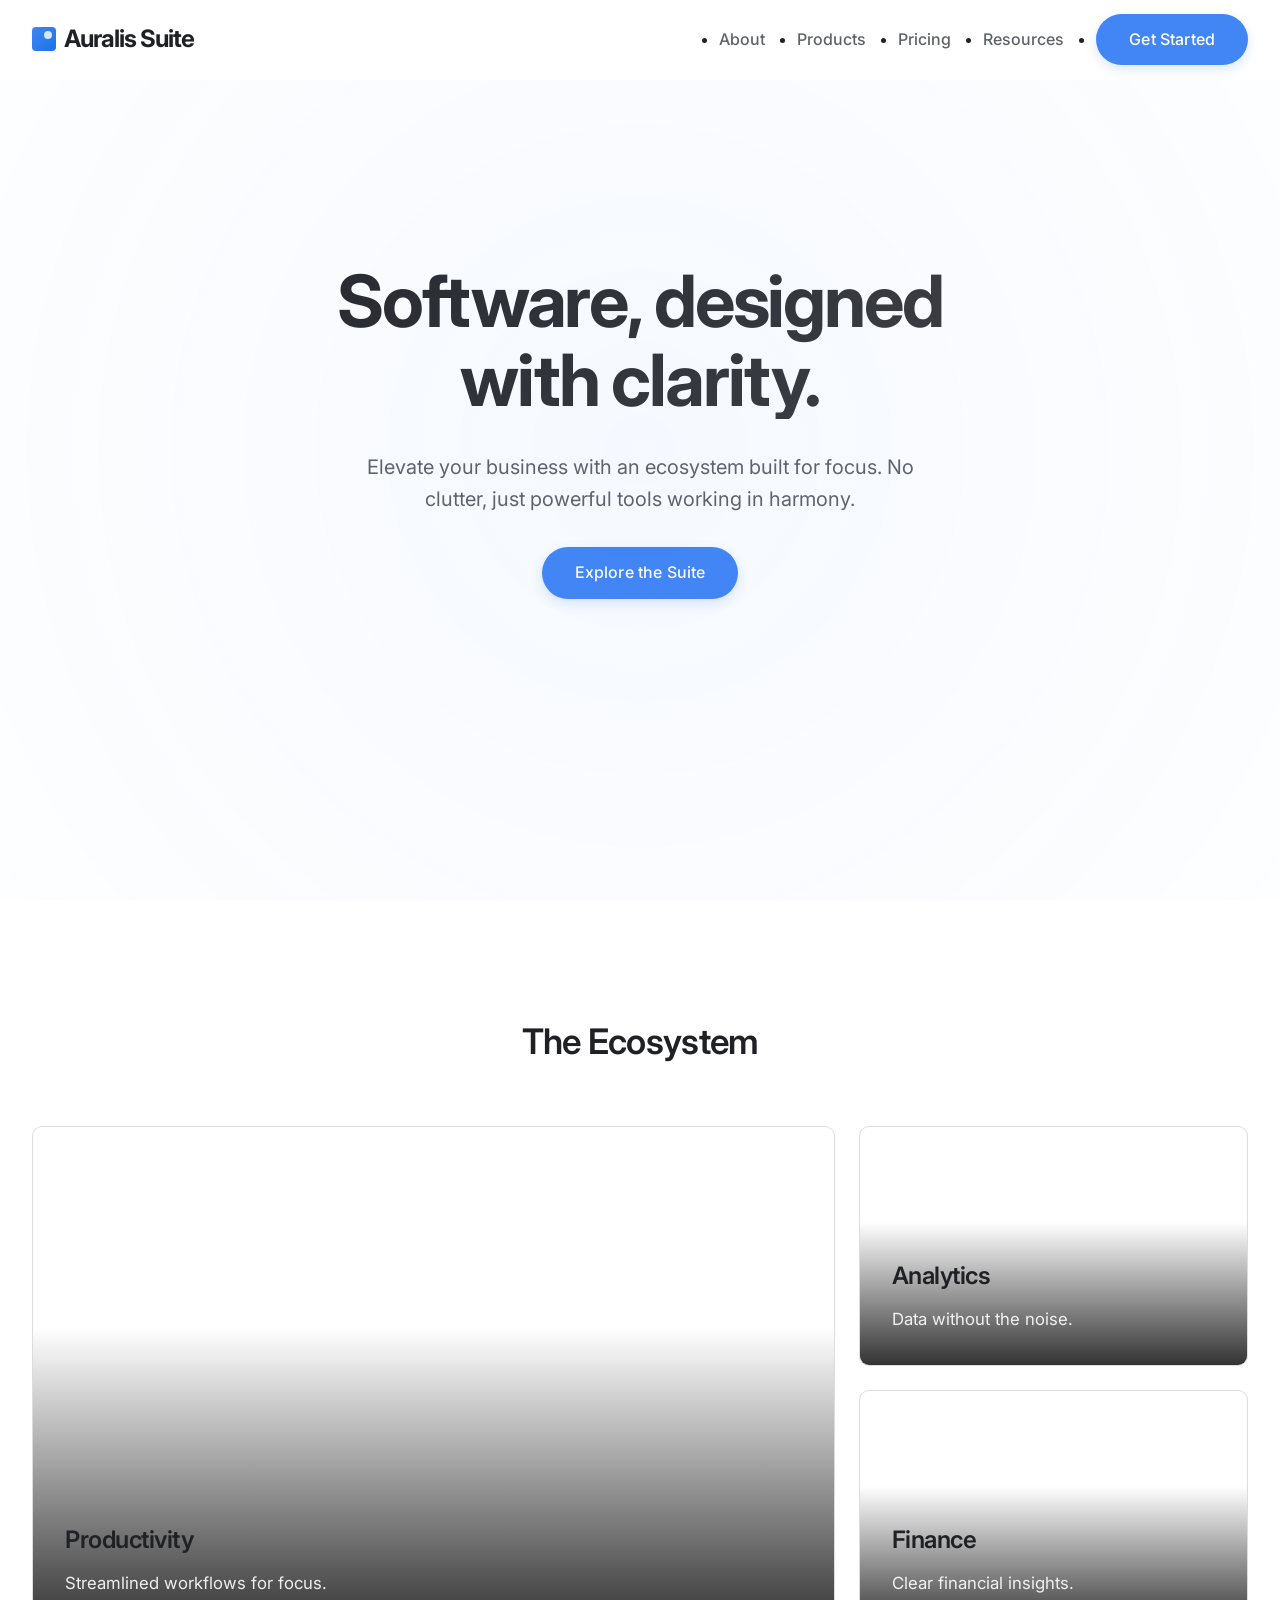
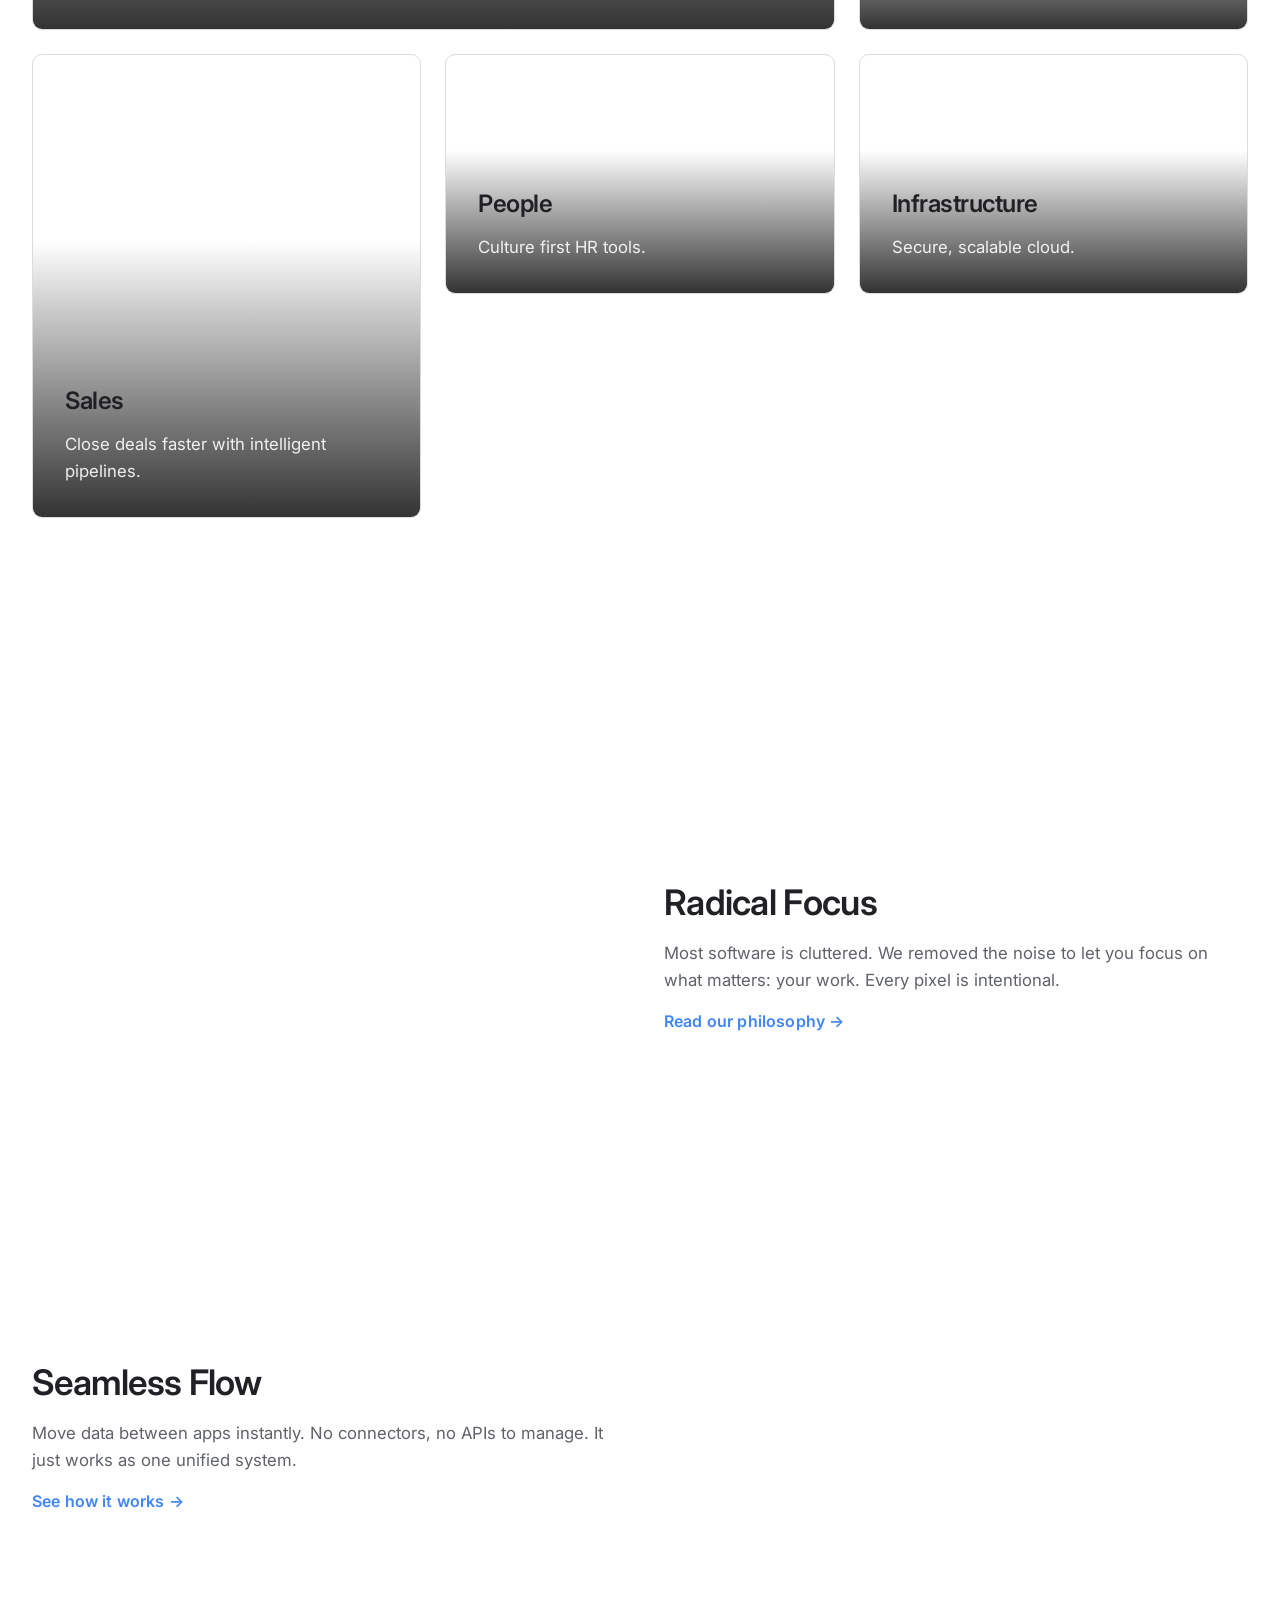
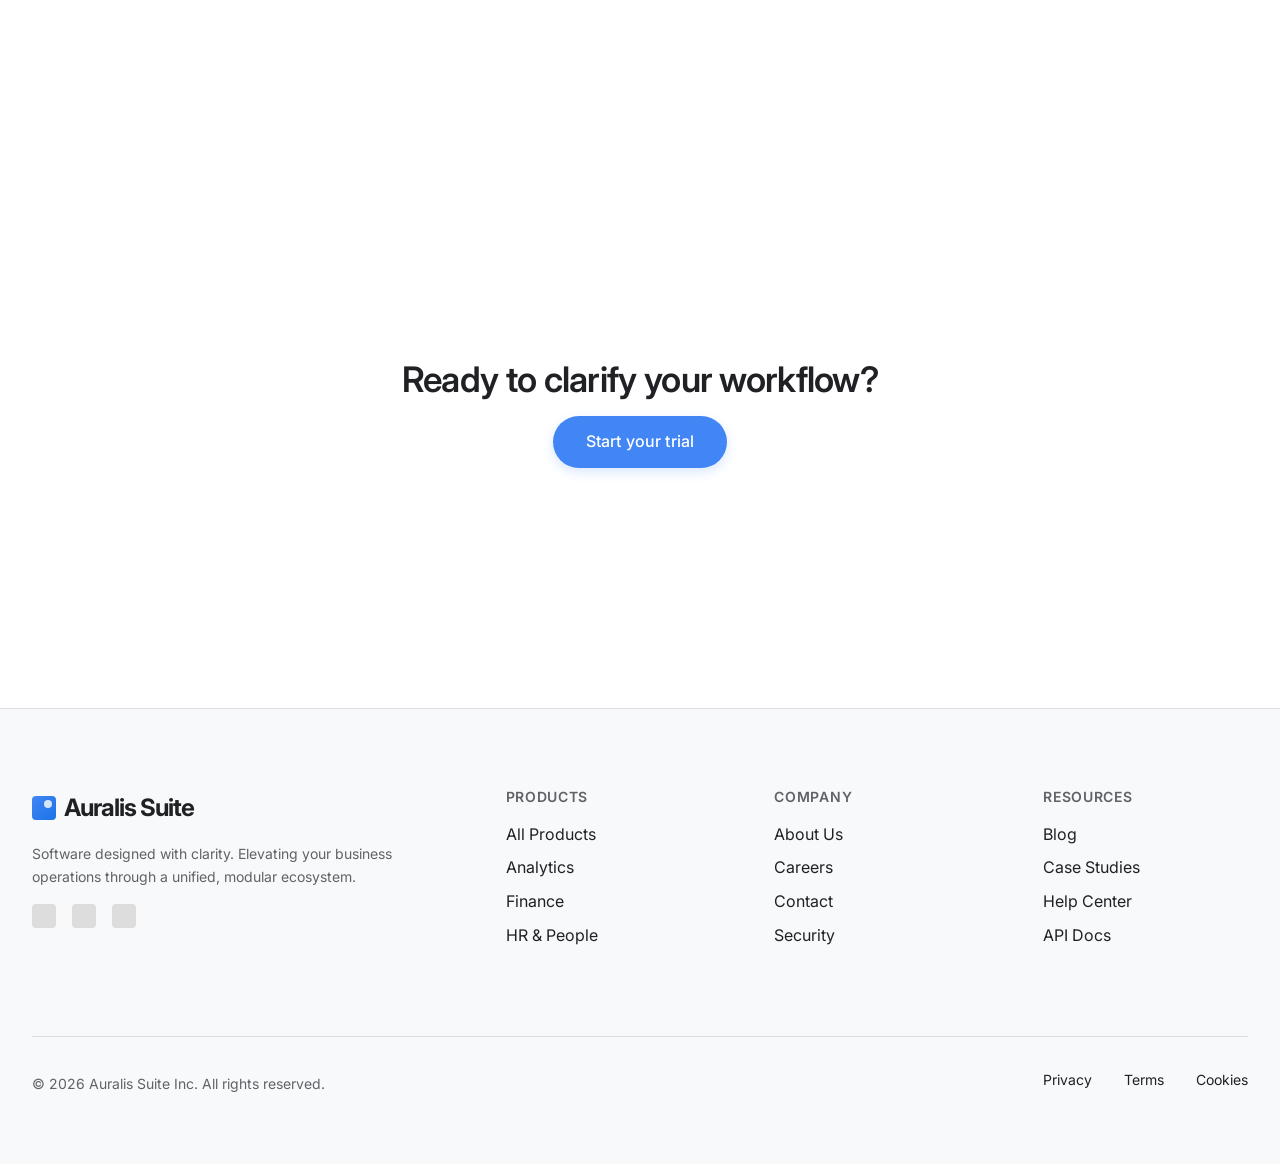
<file: index.html>
<!DOCTYPE html>
<html lang="en">

<head>
    <meta charset="UTF-8">
    <meta name="viewport" content="width=device-width, initial-scale=1.0">
    <title>Auralis Suite - Software, Designed with Clarity</title>
    <meta name="description"
        content="A unified ecosystem for modern business. Productivity, Finance, and Analytics in one clear suite.">
    <link rel="stylesheet" href="assets/css/styles.css">
    <link rel="stylesheet" href="assets/css/typography.css">
    <link rel="stylesheet" href="assets/css/components.css">
</head>

<body>

    <div id="header-placeholder"></div>

    <main>
        <!-- Hero Section -->
        <section class="hero-section flex items-center justify-center text-center">
            <div class="hero-bg-anim"></div>
            <div class="container relative z-10 fade-in">
                <h1 class="hero-headline display-text slide-up">Software, designed<br>with clarity.</h1>
                <p class="hero-subtext slide-up" style="animation-delay: 0.1s;">
                    Elevate your business with an ecosystem built for focus.
                    No clutter, just powerful tools working in harmony.
                </p>
                <div class="slide-up" style="animation-delay: 0.2s;">
                    <a href="products.html" class="btn btn-primary">Explore the Suite</a>
                </div>
            </div>
        </section>

        <!-- Suite Grid -->
        <section class="suite-grid-section">
            <div class="container">
                <h2 class="section-title fade-in">The Ecosystem</h2>
                <div class="suite-grid grid">
                    <!-- Item 1: Productivity (Large) -->
                    <a href="product-detail.html" class="suite-card large card fade-in delay-1">
                        <div class="suite-image-container">
                            <div class="suite-image"
                                style="background-image: url('https://images.unsplash.com/photo-1484480974693-6ca0a78fb36b?auto=format&fit=crop&w=400&q=80')">
                            </div>
                        </div>
                        <h3>Productivity</h3>
                        <p>Streamlined workflows for focus.</p>
                        <div class="suite-bg"></div>
                    </a>

                    <!-- Item 2: Analytics -->
                    <a href="product-detail.html" class="suite-card card fade-in delay-2">
                        <div class="suite-image-container">
                            <div class="suite-image"
                                style="background-image: url('https://images.unsplash.com/photo-1551288049-bebda4e38f71?auto=format&fit=crop&w=400&q=80')">
                            </div>
                        </div>
                        <h3>Analytics</h3>
                        <p>Data without the noise.</p>
                    </a>

                    <!-- Item 3: Finance -->
                    <a href="product-detail.html" class="suite-card card fade-in delay-3">
                        <div class="suite-image-container">
                            <div class="suite-image"
                                style="background-image: url('https://images.unsplash.com/photo-1554224155-6726b3ff858f?auto=format&fit=crop&w=400&q=80')">
                            </div>
                        </div>
                        <h3>Finance</h3>
                        <p>Clear financial insights.</p>
                    </a>

                    <!-- Item 4: Sales (Tall) -->
                    <a href="product-detail.html" class="suite-card tall card fade-in delay-1">
                        <div class="suite-image-container">
                            <div class="suite-image"
                                style="background-image: url('https://images.unsplash.com/photo-1552664730-d307ca884978?auto=format&fit=crop&w=400&q=80')">
                            </div>
                        </div>
                        <h3>Sales</h3>
                        <p>Close deals faster with intelligent pipelines.</p>
                        <div class="suite-bg-2"></div>
                    </a>

                    <!-- Item 5: HR -->
                    <a href="product-detail.html" class="suite-card card fade-in delay-2">
                        <div class="suite-image-container">
                            <div class="suite-image"
                                style="background-image: url('https://images.unsplash.com/photo-1521737604893-d14cc237f11d?auto=format&fit=crop&w=400&q=80')">
                            </div>
                        </div>
                        <h3>People</h3>
                        <p>Culture first HR tools.</p>
                    </a>

                    <!-- Item 6: Infrastructure -->
                    <a href="product-detail.html" class="suite-card card fade-in delay-3">
                        <div class="suite-image-container">
                            <div class="suite-image"
                                style="background-image: url('https://images.unsplash.com/photo-1451187580459-43490279c0fa?auto=format&fit=crop&w=400&q=80')">
                            </div>
                        </div>
                        <h3>Infrastructure</h3>
                        <p>Secure, scalable cloud.</p>
                    </a>
                </div>
            </div>
        </section>

        <!-- Story Blocks -->
        <section class="story-section">
            <div class="container flex flex-col gap-xl">

                <!-- Block 1 -->
                <div class="story-block grid items-center fade-in">
                    <div class="story-image-wrap">
                        <div class="story-image gradient-1"></div>
                    </div>
                    <div class="story-content">
                        <h2>Radical Focus</h2>
                        <p>Most software is cluttered. We removed the noise to let you focus on what matters: your work.
                            Every pixel is intentional.</p>
                        <a href="about.html" class="btn btn-link">Read our philosophy &rarr;</a>
                    </div>
                </div>

                <!-- Block 2 (Reverse) -->
                <div class="story-block grid items-center fade-in reverse">
                    <div class="story-content">
                        <h2>Seamless Flow</h2>
                        <p>Move data between apps instantly. No connectors, no APIs to manage. It just works as one
                            unified system.</p>
                        <a href="products.html" class="btn btn-link">See how it works &rarr;</a>
                    </div>
                    <div class="story-image-wrap">
                        <div class="story-image gradient-2"></div>
                    </div>
                </div>

            </div>
        </section>

        <!-- Call to Action -->
        <section class="cta-section text-center">
            <div class="container fade-in">
                <h2 class="mb-4">Ready to clarify your workflow?</h2>
                <a href="pricing.html" class="btn btn-primary">Start your trial</a>
            </div>
        </section>

    </main>

    <div id="footer-placeholder"></div>

    <script src="assets/js/main.js"></script>
    <script src="assets/js/animations.js"></script>

    <style>
        /* Internal Page Styles */
        .hero-section {
            min-height: 100vh;
            position: relative;
            overflow: hidden;
            padding-top: var(--header-height);
        }

        .hero-bg-anim {
            position: absolute;
            top: -50%;
            left: -50%;
            width: 200%;
            height: 200%;
            background: radial-gradient(circle at 50% 50%, rgba(66, 133, 244, 0.05), transparent 60%);
            animation: rotateBg 20s linear infinite;
            z-index: 1;
        }

        @keyframes rotateBg {
            0% {
                transform: rotate(0deg);
            }

            100% {
                transform: rotate(360deg);
            }
        }

        .hero-subtext {
            max-width: 600px;
            margin: 0 auto 32px;
            font-size: 1.25rem;
        }

        /* Suite Grid */
        .suite-grid {
            grid-template-columns: 1fr;
            grid-auto-rows: minmax(200px, auto);
            gap: 24px;
        }

        @media (min-width: 768px) {
            .suite-grid {
                grid-template-columns: repeat(2, 1fr);
            }

            .suite-card.large {
                grid-column: span 2;
            }
        }

        @media (min-width: 1024px) {
            .suite-grid {
                grid-template-columns: repeat(3, 1fr);
            }

            .suite-card.large {
                grid-column: span 2;
                grid-row: span 2;
            }

            .suite-card.tall {
                grid-row: span 2;
            }
        }

        .suite-card {
            display: flex;
            flex-direction: column;
            justify-content: flex-end;
            padding: 32px;
            min-height: 240px;
            text-decoration: none;
            color: var(--text-primary);
        }

        .suite-card:hover h3 {
            color: var(--primary-accent);
        }

        .suite-image-container {
            width: 100%;
            height: 140px;
            margin-bottom: 16px;
            overflow: hidden;
            border-radius: 8px;
        }

        .suite-image {
            width: 100%;
            height: 100%;
            background-size: cover;
            background-position: center;
            transition: transform 0.5s ease;
        }

        .suite-card:hover .suite-image {
            transform: scale(1.05);
        }

        /* Full Background for ALL Suite Cards */
        .suite-image-container {
            position: absolute;
            top: 0;
            left: 0;
            width: 100%;
            height: 100%;
            margin: 0;
            border-radius: var(--border-radius);
            z-index: 0;
        }

        .suite-card {
            position: relative;
            overflow: hidden;
            justify-content: flex-end;
            padding: 32px;
            display: flex;
            flex-direction: column;
            min-height: 240px;
            text-decoration: none;
            color: white;
            /* Force white text for all */
        }

        .suite-card p {
            color: rgba(255, 255, 255, 0.9);
            margin-bottom: 0;
        }

        /* Gradient Overlay for Text Readability */
        .suite-card::after {
            content: '';
            position: absolute;
            top: 0;
            left: 0;
            width: 100%;
            height: 100%;
            background: linear-gradient(to top, rgba(0, 0, 0, 0.8), transparent 60%);
            z-index: 1;
            pointer-events: none;
            transition: opacity 0.3s ease;
        }

        .suite-card:hover::after {
            background: linear-gradient(to top, rgba(0, 0, 0, 0.9), transparent 60%);
        }

        .suite-card h3,
        .suite-card p {
            position: relative;
            z-index: 2;
        }

        /* Remove specific large/tall rules that are now redundant or need override */
        .suite-card:hover h3 {
            color: white;
        }



        .suite-bg,
        .suite-bg-2 {
            position: absolute;
            top: 0;
            left: 0;
            width: 100%;
            height: 100%;
            z-index: -1;
            opacity: 0.05;
            background-size: cover;
        }

        /* Story Blocks */
        .story-block {
            grid-template-columns: 1fr;
            gap: 48px;
            margin-bottom: 80px;
        }

        @media (min-width: 768px) {
            .story-block {
                grid-template-columns: 1fr 1fr;
            }

            .story-block.reverse .story-content {
                order: 2;
                /* Content right on normal */
            }

            .story-block.reverse .story-image-wrap {
                order: 1;
            }

            /* Wait, logic check: 
                Normal: Img Left, Text Right.
                Reverse: Text Left, Img Right. (Instructions: "Text left -> image right")
                So for reverse, Content should be order 1, Image order 2.
             */
            .story-block.reverse .story-content {
                order: 1;
            }

            .story-block.reverse .story-image-wrap {
                order: 2;
            }
        }

        .story-image {
            width: 100%;
            height: 400px;
            border-radius: var(--border-radius);
            position: relative;
            background-size: cover;
            background-position: center;
        }

        .gradient-1 {
            background-image: url('https://images.unsplash.com/photo-1497366216548-37526070297c?auto=format&fit=crop&w=800&q=80');
        }

        .gradient-2 {
            background-image: url('https://images.unsplash.com/photo-1451187580459-43490279c0fa?auto=format&fit=crop&w=800&q=80');
        }

        /* Animations */
        .fade-in {
            opacity: 0;
            transform: translateY(20px);
            transition: opacity 0.8s ease-out, transform 0.8s ease-out;
        }

        .fade-in.visible {
            opacity: 1;
            transform: translateY(0);
        }

        .slide-up {
            opacity: 0;
            transform: translateY(40px);
            animation: slideUpAnim 0.8s forwards;
        }

        @keyframes slideUpAnim {
            to {
                opacity: 1;
                transform: translateY(0);
            }
        }

        .delay-1 {
            transition-delay: 0.1s;
        }

        .delay-2 {
            transition-delay: 0.2s;
        }

        .delay-3 {
            transition-delay: 0.3s;
        }
    </style>
</body>

</html>
</file>
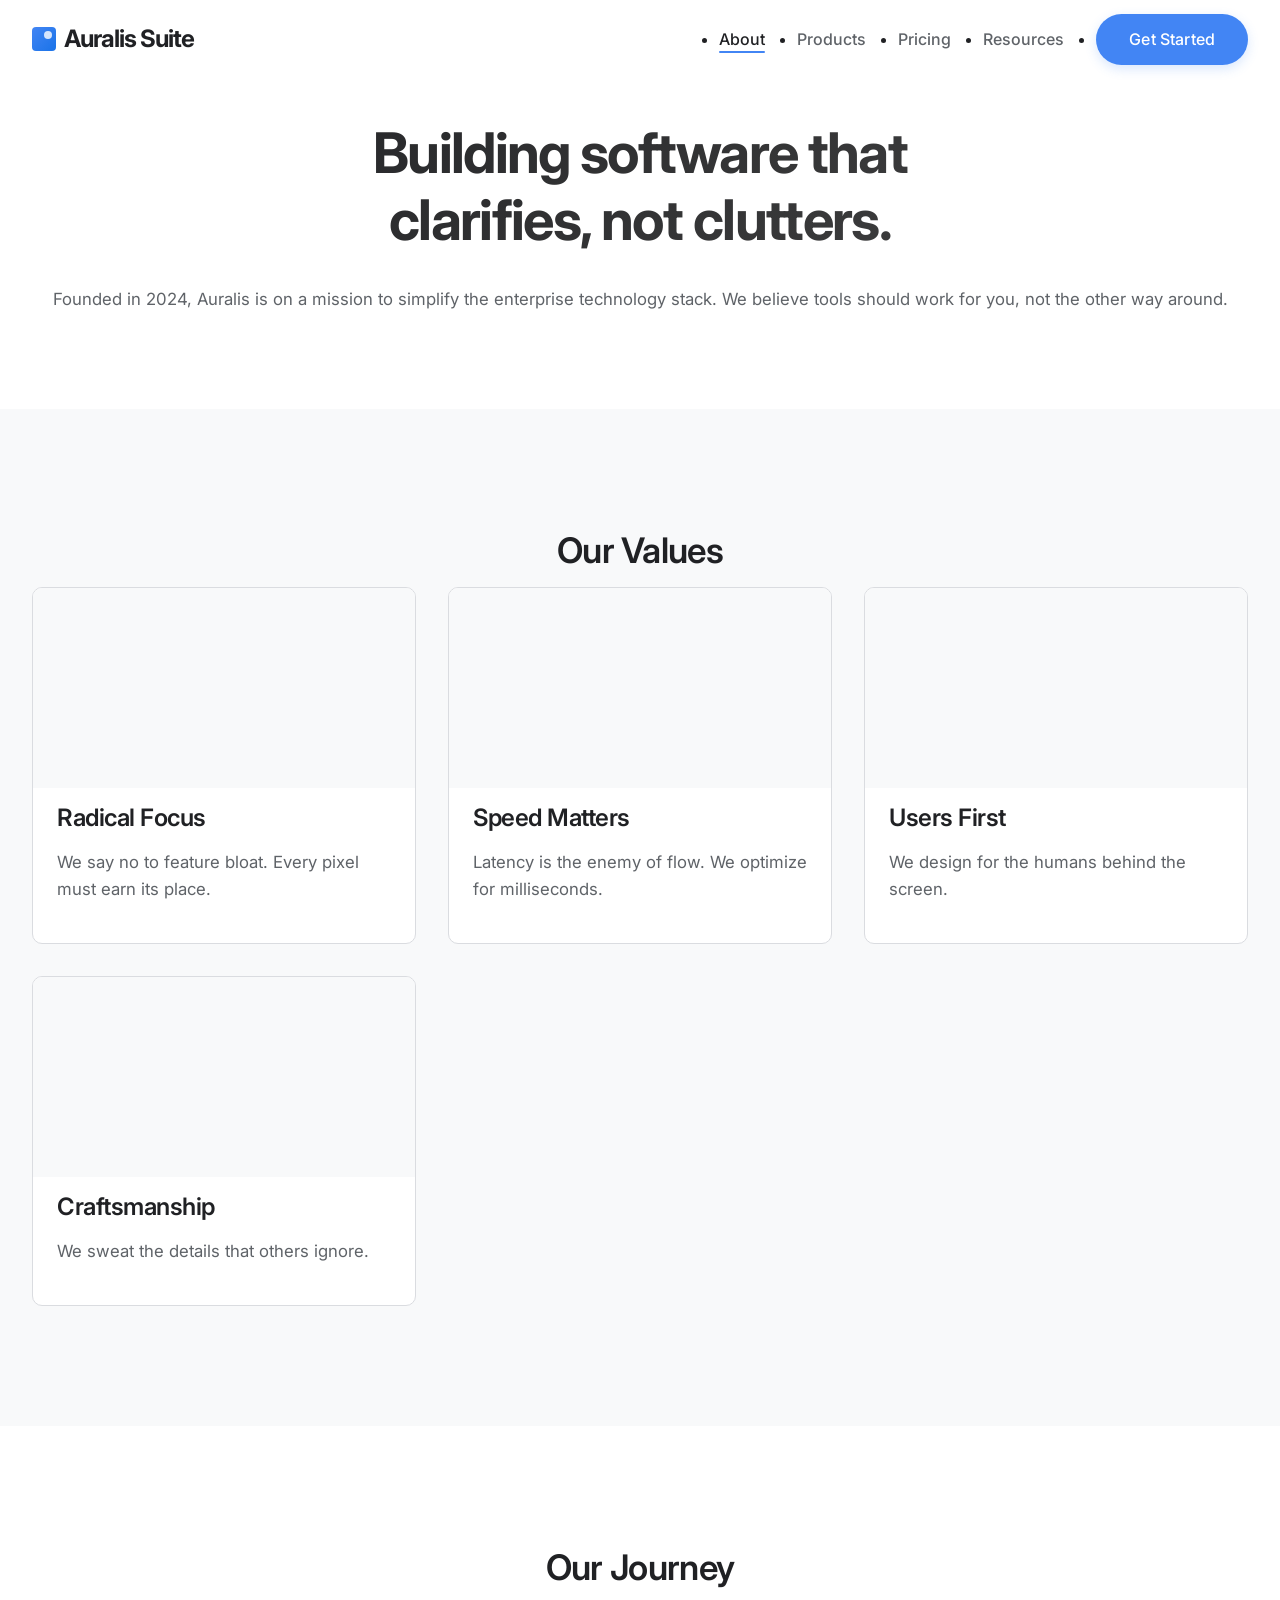
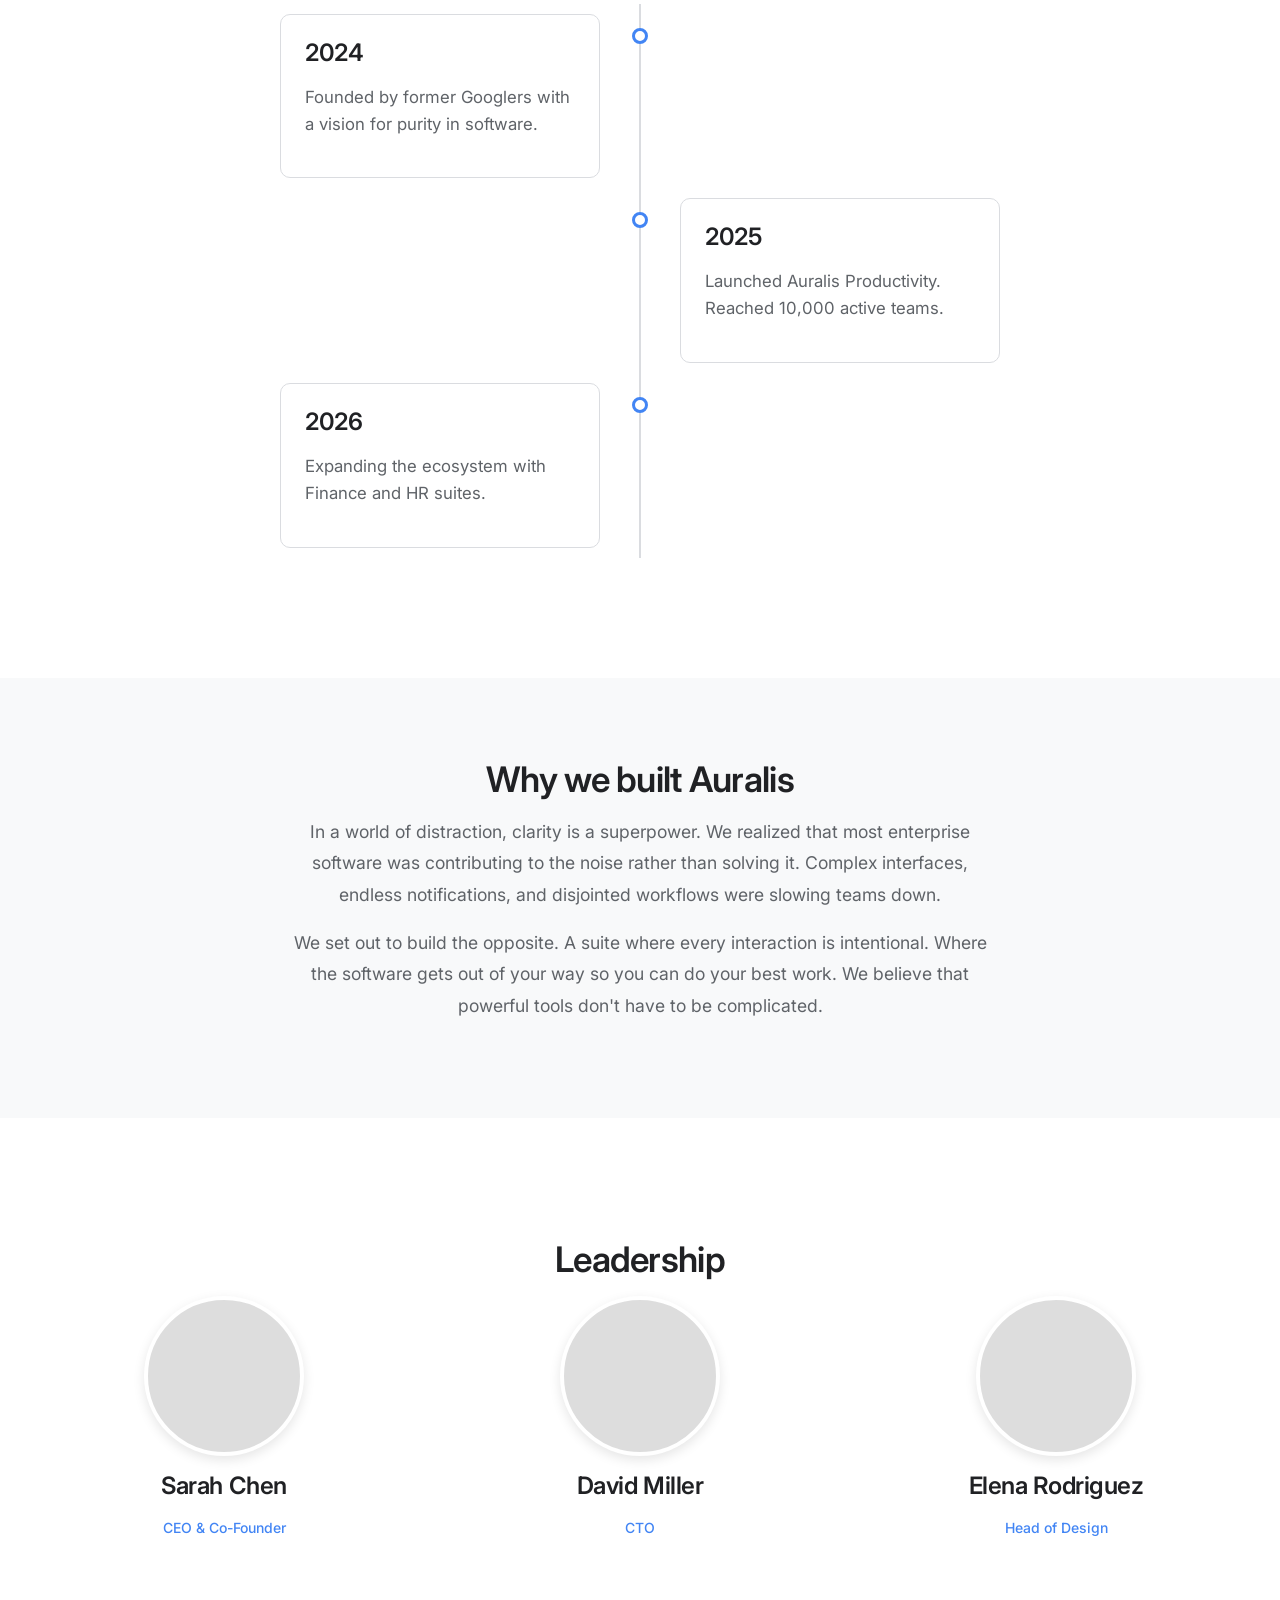
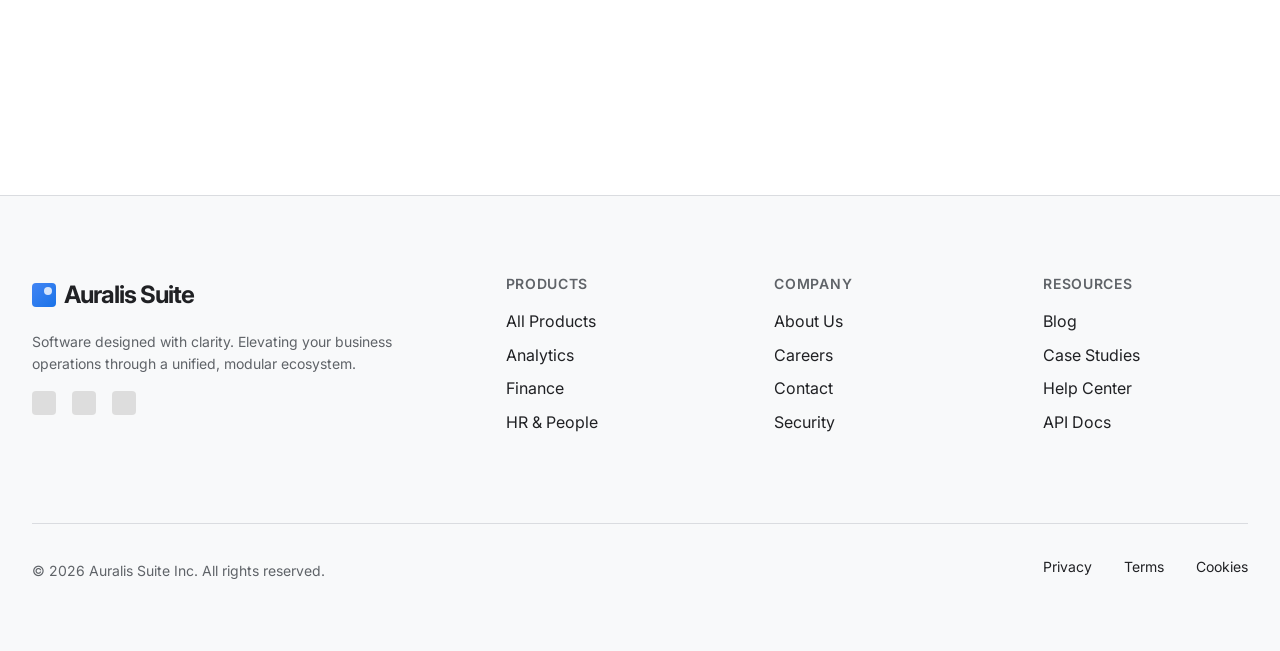
<file: about.html>
<!DOCTYPE html>
<html lang="en">

<head>
    <meta charset="UTF-8">
    <meta name="viewport" content="width=device-width, initial-scale=1.0">
    <title>About Us - Auralis Suite</title>
    <link rel="stylesheet" href="assets/css/styles.css">
    <link rel="stylesheet" href="assets/css/typography.css">
    <link rel="stylesheet" href="assets/css/components.css">
</head>

<body>

    <div id="header-placeholder"></div>

    <main>

        <!-- Mission Hero -->
        <section class="about-hero text-center">
            <div class="container fade-in">
                <h1 class="hero-headline">Building software that<br>clarifies, not clutters.</h1>
                <p class="hero-subtext">
                    Founded in 2024, Auralis is on a mission to simplify the enterprise technology stack.
                    We believe tools should work for you, not the other way around.
                </p>
            </div>
        </section>

        <!-- Values Grid -->
        <section class="values-section bg-surface">
            <div class="container">
                <h2 class="text-center mb-5">Our Values</h2>
                <div class="grid grid-3">
                    <!-- Using grid-3 but maybe 2x2 for 4 items looks better? Auto-fit usually handles it. Let's force 2x2 on desktop if needed, or stick to 3 col flow. Instructions said "Values grid (4 cards)". 3 cols makes 3+1. Let's do a custom class for 2 col. -->

                    <div class="card value-card fade-in">
                        <div class="value-image"
                            style="background-image: url('https://images.unsplash.com/photo-1589829085413-56de8ae18c73?auto=format&fit=crop&w=200&q=80')">
                        </div>
                        <h3>Radical Focus</h3>
                        <p>We say no to feature bloat. Every pixel must earn its place.</p>
                    </div>

                    <div class="card value-card fade-in delay-1">
                        <div class="value-image"
                            style="background-image: url('https://images.unsplash.com/photo-1460925895917-afdab827c52f?auto=format&fit=crop&w=200&q=80')">
                        </div>
                        <h3>Speed Matters</h3>
                        <p>Latency is the enemy of flow. We optimize for milliseconds.</p>
                    </div>

                    <div class="card value-card fade-in delay-2">
                        <div class="value-image"
                            style="background-image: url('https://images.unsplash.com/photo-1521791136064-7986c2920216?auto=format&fit=crop&w=200&q=80')">
                        </div>
                        <h3>Users First</h3>
                        <p>We design for the humans behind the screen.</p>
                    </div>

                    <div class="card value-card fade-in delay-3">
                        <div class="value-image"
                            style="background-image: url('https://images.unsplash.com/photo-1581091226825-a6a2a5aee158?auto=format&fit=crop&w=200&q=80')">
                        </div>
                        <h3>Craftsmanship</h3>
                        <p>We sweat the details that others ignore.</p>
                    </div>

                </div>
            </div>
        </section>

        <!-- Timeline -->
        <section class="timeline-section">
            <div class="container">
                <h2 class="text-center mb-5">Our Journey</h2>
                <div class="timeline">

                    <div class="timeline-item left fade-in">
                        <div class="content">
                            <h3>2024</h3>
                            <p>Founded by former Googlers with a vision for purity in software.</p>
                        </div>
                    </div>

                    <div class="timeline-item right fade-in">
                        <div class="content">
                            <h3>2025</h3>
                            <p>Launched Auralis Productivity. Reached 10,000 active teams.</p>
                        </div>
                    </div>

                    <div class="timeline-item left fade-in">
                        <div class="content">
                            <h3>2026</h3>
                            <p>Expanding the ecosystem with Finance and HR suites.</p>
                        </div>
                    </div>

                </div>
            </div>
        </section>

        <!-- Philosophy Section -->
        <section class="philosophy-section">
            <div class="container text-center">
                <div class="philosophy-content fade-in">
                    <h2 class="mb-4">Why we built Auralis</h2>
                    <p class="mb-4">
                        In a world of distraction, clarity is a superpower. We realized that most enterprise software
                        was contributing to the noise rather than solving it. Complex interfaces, endless notifications,
                        and disjointed workflows were slowing teams down.
                    </p>
                    <p>
                        We set out to build the opposite. A suite where every interaction is intentional.
                        Where the software gets out of your way so you can do your best work.
                        We believe that powerful tools don't have to be complicated.
                    </p>
                </div>
            </div>
        </section>

        <!-- Leadership -->
        <section class="leadership-section text-center">
            <div class="container">
                <h2 class="mb-5">Leadership</h2>
                <div class="grid grid-3">

                    <div class="team-member fade-in">
                        <div class="member-photo"
                            style="background-image: url('https://images.unsplash.com/photo-1573496359142-b8d87734a5a2?auto=format&fit=crop&w=400&q=80'); background-size: cover;">
                        </div>
                        <h3>Sarah Chen</h3>
                        <p class="text-small text-highlight">CEO & Co-Founder</p>
                    </div>

                    <div class="team-member fade-in delay-1">
                        <div class="member-photo"
                            style="background-image: url('https://images.unsplash.com/photo-1472099645785-5658abf4ff4e?auto=format&fit=crop&w=400&q=80'); background-size: cover;">
                        </div>
                        <h3>David Miller</h3>
                        <p class="text-small text-highlight">CTO</p>
                    </div>

                    <div class="team-member fade-in delay-2">
                        <div class="member-photo"
                            style="background-image: url('https://images.unsplash.com/photo-1580489944761-15a19d654956?auto=format&fit=crop&w=400&q=80'); background-size: cover;">
                        </div>
                        <h3>Elena Rodriguez</h3>
                        <p class="text-small text-highlight">Head of Design</p>
                    </div>

                </div>
            </div>
        </section>

    </main>

    <div id="footer-placeholder"></div>

    <script src="assets/js/main.js"></script>
    <script src="assets/js/animations.js"></script>

    <style>
        .about-hero {
            padding-bottom: 80px;
        }

        .bg-surface {
            background-color: var(--surface);
        }

        .value-card {
            background: white;
            text-align: left;
            padding: 0;
            /* Remove padding from card to let image go edge to edge */
            overflow: hidden;
            /* rounded corners */
            padding-bottom: 24px;
            /* Space for text at bottom */
        }

        .value-card h3,
        .value-card p {
            padding: 0 24px;
        }

        .value-card h3 {
            margin-top: 16px;
        }

        .value-image {
            width: 100%;
            height: 200px;
            /* Big header image */
            border-radius: 0;
            margin-bottom: 8px;
            background-size: cover;
            background-position: center;
            background-color: var(--surface);
        }

        /* Timeline */
        .timeline {
            position: relative;
            max-width: 800px;
            margin: 0 auto;
        }

        .timeline::after {
            content: '';
            position: absolute;
            width: 2px;
            background-color: var(--border-color);
            top: 0;
            bottom: 0;
            left: 50%;
            margin-left: -1px;
        }

        .timeline-item {
            padding: 10px 40px;
            position: relative;
            background-color: inherit;
            width: 50%;
        }

        .timeline-item::after {
            content: '';
            position: absolute;
            width: 16px;
            height: 16px;
            right: -8px;
            background-color: var(--background);
            border: 3px solid var(--primary-accent);
            top: 24px;
            border-radius: 50%;
            z-index: 1;
        }

        .timeline-item.left {
            left: 0;
        }

        .timeline-item.right {
            left: 50%;
        }

        .timeline-item.right::after {
            left: -8px;
        }

        .timeline-item .content {
            padding: 24px;
            background-color: white;
            border: 1px solid var(--border-color);
            border-radius: var(--border-radius);
            position: relative;
        }

        @media screen and (max-width: 768px) {
            .timeline::after {
                left: 24px;
            }

            .timeline-item {
                width: 100%;
                padding-left: 56px;
                padding-right: 24px;
            }

            .timeline-item.right {
                left: 0;
            }

            .timeline-item.left::after,
            .timeline-item.right::after {
                left: 15px;
            }
        }

        /* Philosophy */
        .philosophy-section {
            padding: 80px 0;
            background-color: var(--surface);
        }

        .philosophy-content {
            max-width: 700px;
            margin: 0 auto;
        }

        .philosophy-content p {
            font-size: 1.1rem;
            line-height: 1.8;
            color: var(--text-secondary);
        }

        /* Leadership */
        .member-photo {
            width: 160px;
            height: 160px;
            border-radius: 50%;
            background-color: #ddd;
            margin: 0 auto 16px;
            position: relative;
            overflow: hidden;
            border: 4px solid white;
            box-shadow: 0 4px 12px rgba(0, 0, 0, 0.1);
        }

        .text-highlight {
            color: var(--primary-accent);
            font-weight: 500;
        }
    </style>
</body>

</html>
</file>
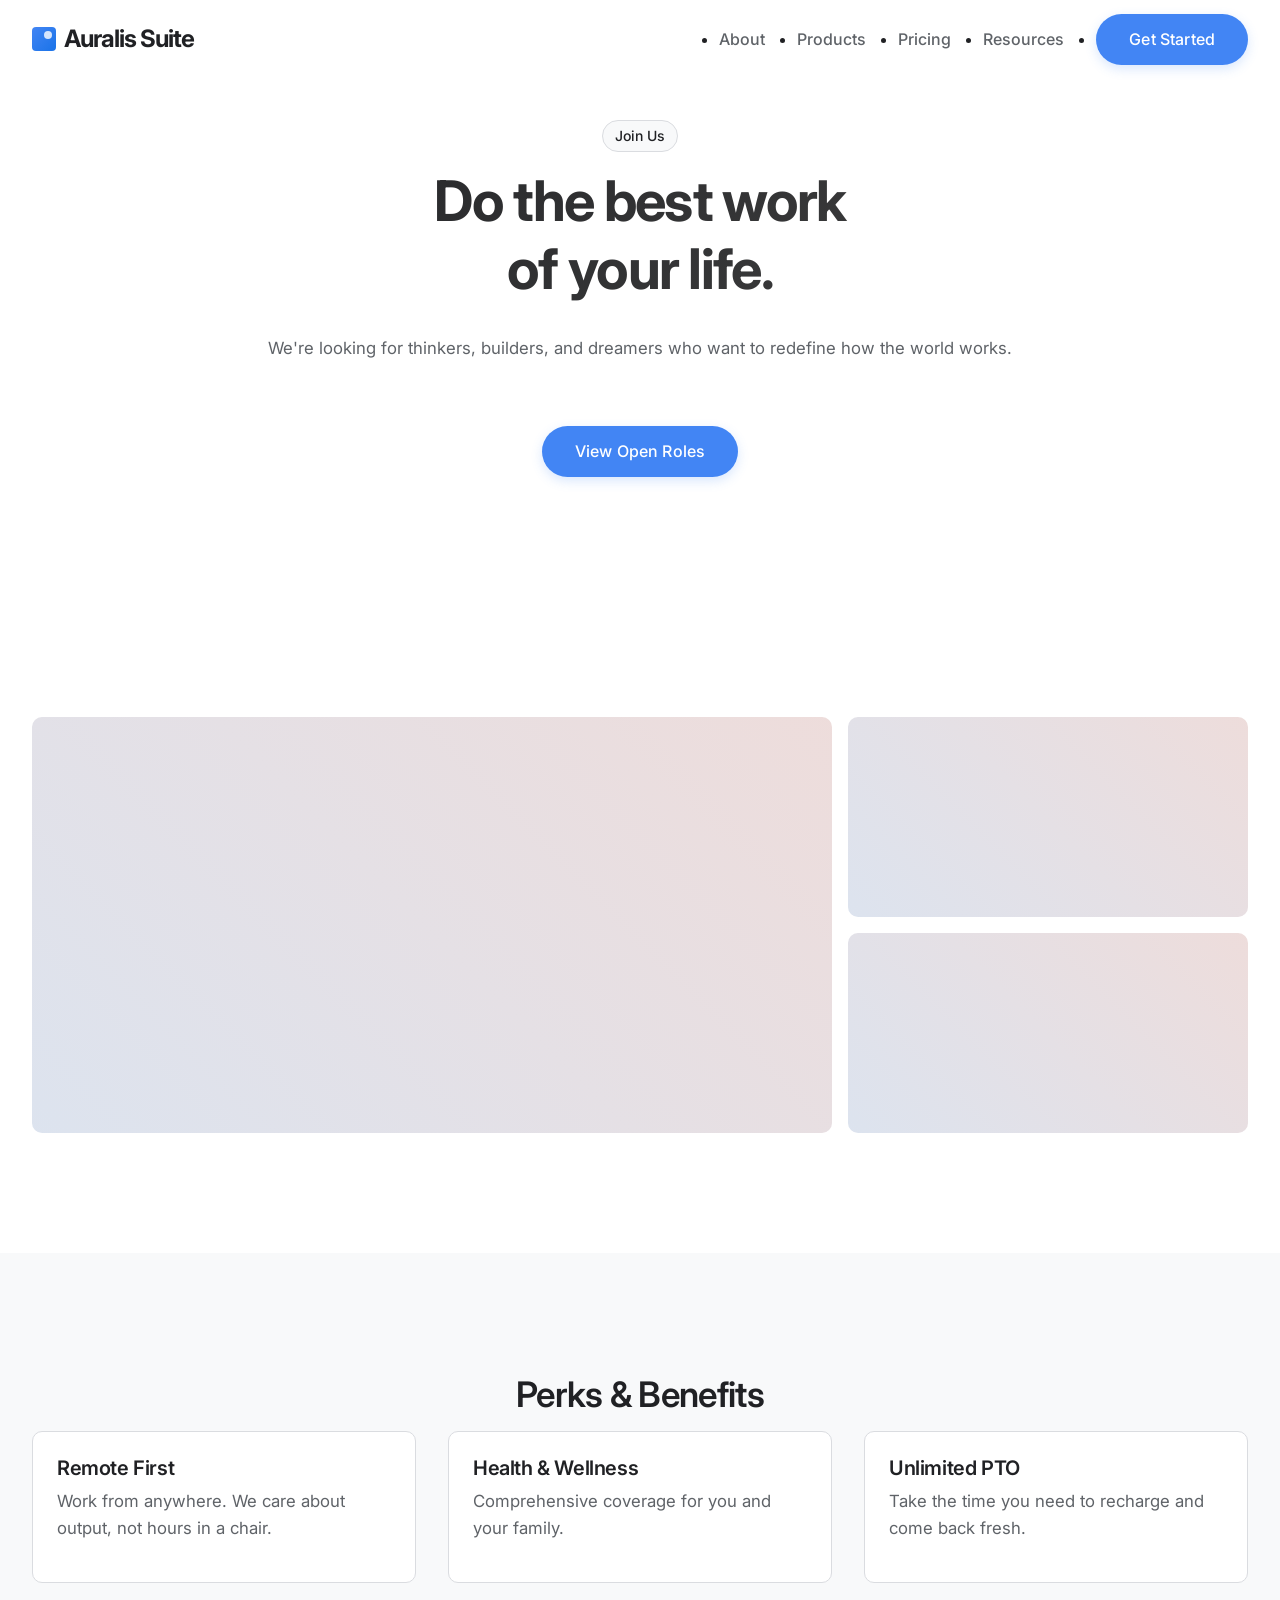
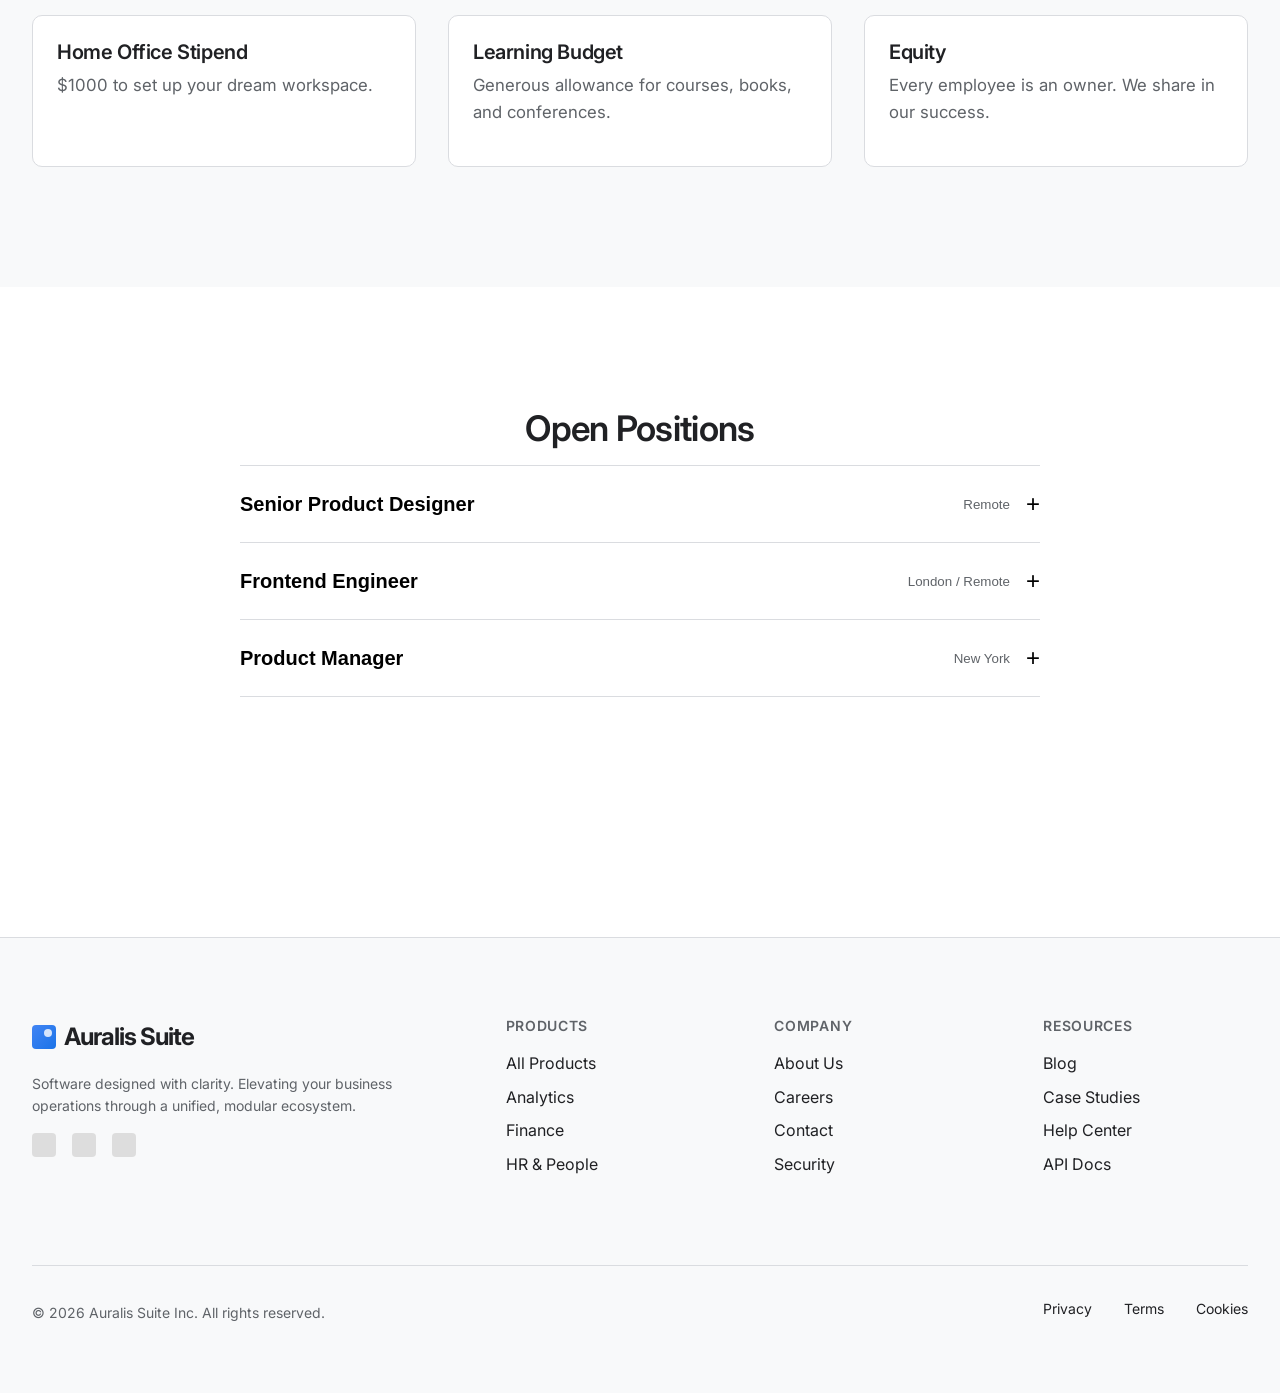
<file: careers.html>
<!DOCTYPE html>
<html lang="en">

<head>
    <meta charset="UTF-8">
    <meta name="viewport" content="width=device-width, initial-scale=1.0">
    <title>Careers - Auralis Suite</title>
    <link rel="stylesheet" href="assets/css/styles.css">
    <link rel="stylesheet" href="assets/css/typography.css">
    <link rel="stylesheet" href="assets/css/components.css">
</head>

<body>

    <div id="header-placeholder"></div>

    <main>

        <!-- Careers Hero -->
        <section class="careers-hero text-center">
            <div class="container fade-in">
                <div class="badge mb-4">Join Us</div>
                <h1 class="hero-headline">Do the best work<br>of your life.</h1>
                <p class="hero-subtext">
                    We're looking for thinkers, builders, and dreamers who want to redefine how the world works.
                </p>
                <a href="#positions" class="btn btn-primary mt-5">View Open Roles</a>
            </div>
        </section>

        <!-- Gallery / Culture -->
        <section class="culture-section">
            <div class="container">
                <div class="culture-grid grid">
                    <div class="culture-img large fade-in"></div>
                    <div class="culture-img fade-in delay-1"></div>
                    <div class="culture-img fade-in delay-2"></div>
                </div>
            </div>
        </section>

        <!-- Benefits -->
        <section class="benefits-section bg-surface">
            <div class="container">
                <h2 class="text-center mb-5">Perks & Benefits</h2>
                <div class="grid grid-3">
                    <div class="benefit-item fade-in">
                        <h3>Remote First</h3>
                        <p>Work from anywhere. We care about output, not hours in a chair.</p>
                    </div>
                    <div class="benefit-item fade-in">
                        <h3>Health & Wellness</h3>
                        <p>Comprehensive coverage for you and your family.</p>
                    </div>
                    <div class="benefit-item fade-in">
                        <h3>Unlimited PTO</h3>
                        <p>Take the time you need to recharge and come back fresh.</p>
                    </div>
                    <div class="benefit-item fade-in">
                        <h3>Home Office Stipend</h3>
                        <p>$1000 to set up your dream workspace.</p>
                    </div>
                    <div class="benefit-item fade-in">
                        <h3>Learning Budget</h3>
                        <p>Generous allowance for courses, books, and conferences.</p>
                    </div>
                    <div class="benefit-item fade-in">
                        <h3>Equity</h3>
                        <p>Every employee is an owner. We share in our success.</p>
                    </div>
                </div>
            </div>
        </section>

        <!-- Open Positions Accordion -->
        <section id="positions" class="positions-section">
            <div class="container">
                <h2 class="text-center mb-5">Open Positions</h2>

                <div class="accordion-group fade-in">

                    <!-- Job 1 -->
                    <div class="accordion-item">
                        <button class="accordion-header">
                            <span class="job-title">Senior Product Designer</span>
                            <span class="job-loc">Remote</span>
                            <span class="accordion-icon">+</span>
                        </button>
                        <div class="accordion-content">
                            <p>We are looking for a designer obsessed with clarity and minimal interfaces. You will lead
                                the design system for our core suite.</p>
                            <ul class="mb-4">
                                <li>5+ years experience</li>
                                <li>Strong portfolio of web apps</li>
                                <li>Figma mastery</li>
                            </ul>
                            <a href="#" class="btn btn-primary btn-sm">Apply Now</a>
                        </div>
                    </div>

                    <!-- Job 2 -->
                    <div class="accordion-item">
                        <button class="accordion-header">
                            <span class="job-title">Frontend Engineer</span>
                            <span class="job-loc">London / Remote</span>
                            <span class="accordion-icon">+</span>
                        </button>
                        <div class="accordion-content">
                            <p>Help us build the fastest dashboard in the world using vanilla JS and Web Components.</p>
                            <ul class="mb-4">
                                <li>Deep understanding of DOM</li>
                                <li>Performance optimization skills</li>
                            </ul>
                            <a href="#" class="btn btn-primary btn-sm">Apply Now</a>
                        </div>
                    </div>

                    <!-- Job 3 -->
                    <div class="accordion-item">
                        <button class="accordion-header">
                            <span class="job-title">Product Manager</span>
                            <span class="job-loc">New York</span>
                            <span class="accordion-icon">+</span>
                        </button>
                        <div class="accordion-content">
                            <p>Define the roadmap for Auralis Finance. Work closely with customers to solve real
                                problems.</p>
                            <a href="#" class="btn btn-primary btn-sm">Apply Now</a>
                        </div>
                    </div>

                </div>

            </div>
        </section>

    </main>

    <div id="footer-placeholder"></div>

    <script src="assets/js/main.js"></script>
    <script src="assets/js/animations.js"></script>

    <script>
        // Accordion Logic
        document.querySelectorAll('.accordion-header').forEach(button => {
            button.addEventListener('click', () => {
                const accordionItem = button.parentElement;
                const isActive = accordionItem.classList.contains('active');

                // Close all others
                document.querySelectorAll('.accordion-item').forEach(item => {
                    item.classList.remove('active');
                });

                // Toggle current
                if (!isActive) {
                    accordionItem.classList.add('active');
                }
            });
        });
    </script>

    <style>
        .culture-grid {
            grid-template-columns: 1fr;
            grid-template-rows: repeat(3, 200px);
            gap: 16px;
        }

        @media (min-width: 768px) {
            .culture-grid {
                grid-template-columns: 2fr 1fr;
                grid-template-rows: 200px 200px;
            }

            .culture-img.large {
                grid-row: span 2;
            }
        }

        .culture-img {
            background-color: #eee;
            border-radius: var(--border-radius);
            width: 100%;
            height: 100%;
            position: relative;
            overflow: hidden;
        }

        .culture-img::before {
            content: '';
            position: absolute;
            inset: 0;
            background: linear-gradient(45deg, rgba(66, 133, 244, 0.1), rgba(234, 67, 53, 0.1));
            z-index: 1;
        }

        .culture-img.large {
            background-image: url('https://images.unsplash.com/photo-1522071820081-009f0129c71c?auto=format&fit=crop&w=800&q=80');
            background-size: cover;
            background-position: center;
        }

        .culture-img:nth-child(2) {
            background-image: url('https://images.unsplash.com/photo-1556761175-5973dc0f32e7?auto=format&fit=crop&w=800&q=80');
            background-size: cover;
            background-position: center;
        }

        .culture-img:nth-child(3) {
            background-image: url('https://images.unsplash.com/photo-1531482615713-2afd69097998?auto=format&fit=crop&w=800&q=80');
            background-size: cover;
            background-position: center;
        }

        .benefit-item {
            padding: 24px;
            background: white;
            border-radius: var(--border-radius);
            border: 1px solid var(--border-color);
        }

        .benefit-item h3 {
            font-size: 1.25rem;
            margin-bottom: 8px;
        }

        /* Accordion */
        .accordion-group {
            max-width: 800px;
            margin: 0 auto;
            border-top: 1px solid var(--border-color);
        }

        .accordion-item {
            border-bottom: 1px solid var(--border-color);
        }

        .accordion-header {
            width: 100%;
            padding: 24px 0;
            display: flex;
            justify-content: space-between;
            align-items: center;
            background: none;
            border: none;
            cursor: pointer;
            text-align: left;
        }

        .job-title {
            font-size: 1.25rem;
            font-weight: 600;
            flex: 1;
        }

        .job-loc {
            color: var(--text-secondary);
            margin-right: 16px;
            display: none;
        }

        @media (min-width: 600px) {
            .job-loc {
                display: block;
            }
        }

        .accordion-icon {
            font-size: 1.5rem;
            transition: transform 0.3s;
        }

        .accordion-content {
            max-height: 0;
            overflow: hidden;
            transition: max-height 0.3s cubic-bezier(0, 1, 0, 1);
        }

        .accordion-item.active .accordion-icon {
            transform: rotate(45deg);
        }

        .accordion-item.active .accordion-content {
            max-height: 500px;
            /* arbitrary large value */
            padding-bottom: 24px;
        }

        .btn-sm {
            padding: 8px 20px;
            font-size: 0.875rem;
        }

        .bg-surface {
            background-color: var(--surface);
        }

        .mt-5 {
            margin-top: 48px;
        }
    </style>
</body>

</html>
</file>
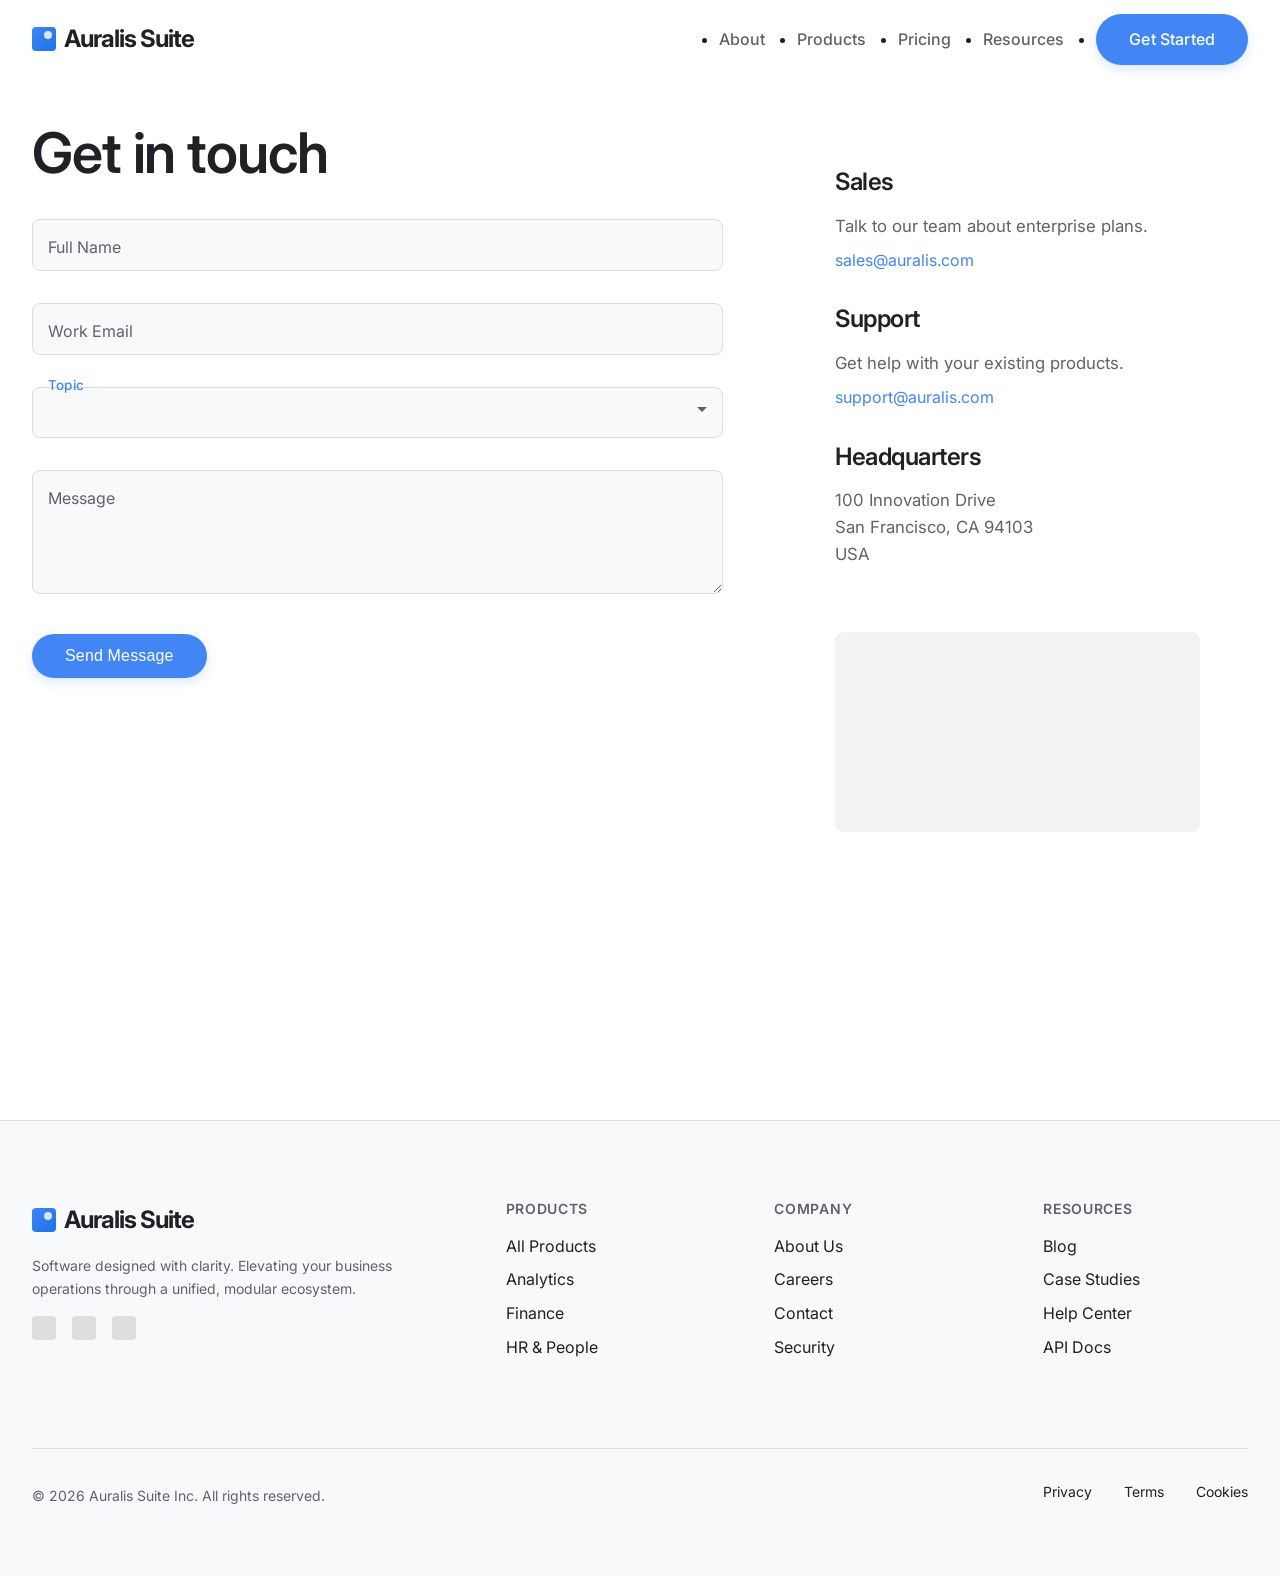
<file: contact.html>
<!DOCTYPE html>
<html lang="en">

<head>
    <meta charset="UTF-8">
    <meta name="viewport" content="width=device-width, initial-scale=1.0">
    <title>Contact Us - Auralis Suite</title>
    <link rel="stylesheet" href="assets/css/styles.css">
    <link rel="stylesheet" href="assets/css/typography.css">
    <link rel="stylesheet" href="assets/css/components.css">
</head>

<body>

    <div id="header-placeholder"></div>

    <main>

        <!-- Contact Split Layout -->
        <section class="contact-section">
            <div class="container grid grid-2">

                <!-- Info Column (Right on desktop, Top on mobile? Usually Left is Form, Right is Info in layouts, but "Form left, Info right" requested) -->
                <!-- Instruction: "Two column layout: Form left, Info right" -->

                <!-- Form Column -->
                <div class="contact-form-wrap fade-in">
                    <h1 class="mb-5">Get in touch</h1>
                    <form class="contact-form">

                        <div class="input-group fade-in delay-1">
                            <input type="text" id="name" class="form-input" placeholder=" " required>
                            <label for="name" class="form-label">Full Name</label>
                        </div>

                        <div class="input-group fade-in delay-2">
                            <input type="email" id="email" class="form-input" placeholder=" " required>
                            <label for="email" class="form-label">Work Email</label>
                        </div>

                        <div class="input-group fade-in delay-3">
                            <select id="topic" class="form-input" required>
                                <option value="" disabled selected></option>
                                <option value="sales">Sales Inquiry</option>
                                <option value="support">Product Support</option>
                                <option value="partnership">Partnerships</option>
                            </select>
                            <label for="topic" class="form-label">Topic</label>
                            <!-- Arrow icon for select -->
                            <div class="select-arrow"></div>
                        </div>

                        <div class="input-group fade-in delay-3">
                            <textarea id="message" class="form-input" rows="5" placeholder=" " required></textarea>
                            <label for="message" class="form-label">Message</label>
                        </div>

                        <button type="submit" class="btn btn-primary w-100">Send Message</button>
                    </form>
                </div>

                <!-- Info Column -->
                <div class="contact-info-wrap fade-in delay-1 bg-surface">

                    <div class="info-block mb-5">
                        <h3>Sales</h3>
                        <p class="mb-2">Talk to our team about enterprise plans.</p>
                        <a href="mailto:sales@example.com" class="text-highlight">sales@auralis.com</a>
                    </div>

                    <div class="info-block mb-5">
                        <h3>Support</h3>
                        <p class="mb-2">Get help with your existing products.</p>
                        <a href="mailto:support@example.com" class="text-highlight">support@auralis.com</a>
                    </div>

                    <div class="info-block">
                        <h3>Headquarters</h3>
                        <p>
                            100 Innovation Drive<br>
                            San Francisco, CA 94103<br>
                            USA
                        </p>
                    </div>

                    <div class="map-visual mt-5"></div>
                </div>

            </div>
        </section>

    </main>

    <div id="footer-placeholder"></div>

    <script src="assets/js/main.js"></script>
    <script src="assets/js/animations.js"></script>

    <style>
        .contact-section {
            padding-top: 120px;
            padding-bottom: 120px;
        }

        .grid-2 {
            grid-template-columns: 1fr;
            gap: 64px;
        }

        @media (min-width: 1024px) {
            .grid-2 {
                grid-template-columns: 1.5fr 1fr;
            }
        }

        .contact-info-wrap {
            padding: 48px;
            border-radius: var(--border-radius);
            display: flex;
            flex-direction: column;
            justify-content: center;
        }

        .map-visual {
            width: 100%;
            height: 200px;
            background-color: #f1f3f4;
            border-radius: 8px;
            background-image: url('https://images.unsplash.com/photo-1497366216548-37526070297c?auto=format&fit=crop&w=800&q=80');
            background-size: cover;
            background-position: center;
        }



        /* Select Arrow Customization */
        select.form-input {
            appearance: none;
            -webkit-appearance: none;
        }

        .select-arrow {
            position: absolute;
            right: 16px;
            top: 20px;
            width: 0;
            height: 0;
            border-left: 5px solid transparent;
            border-right: 5px solid transparent;
            border-top: 5px solid var(--text-secondary);
            pointer-events: none;
        }

        /* Floating Label Overrides to handle Select quirks if needed, typically css in component.css handles Input:focus + label. 
           For Select with placeholder=" ", it works similar to input:placeholder-shown
        */

        .mb-2 {
            margin-bottom: 8px;
        }

        .mb-5 {
            margin-bottom: 32px;
        }

        .mt-5 {
            margin-top: 48px;
        }
    </style>
</body>

</html>
</file>
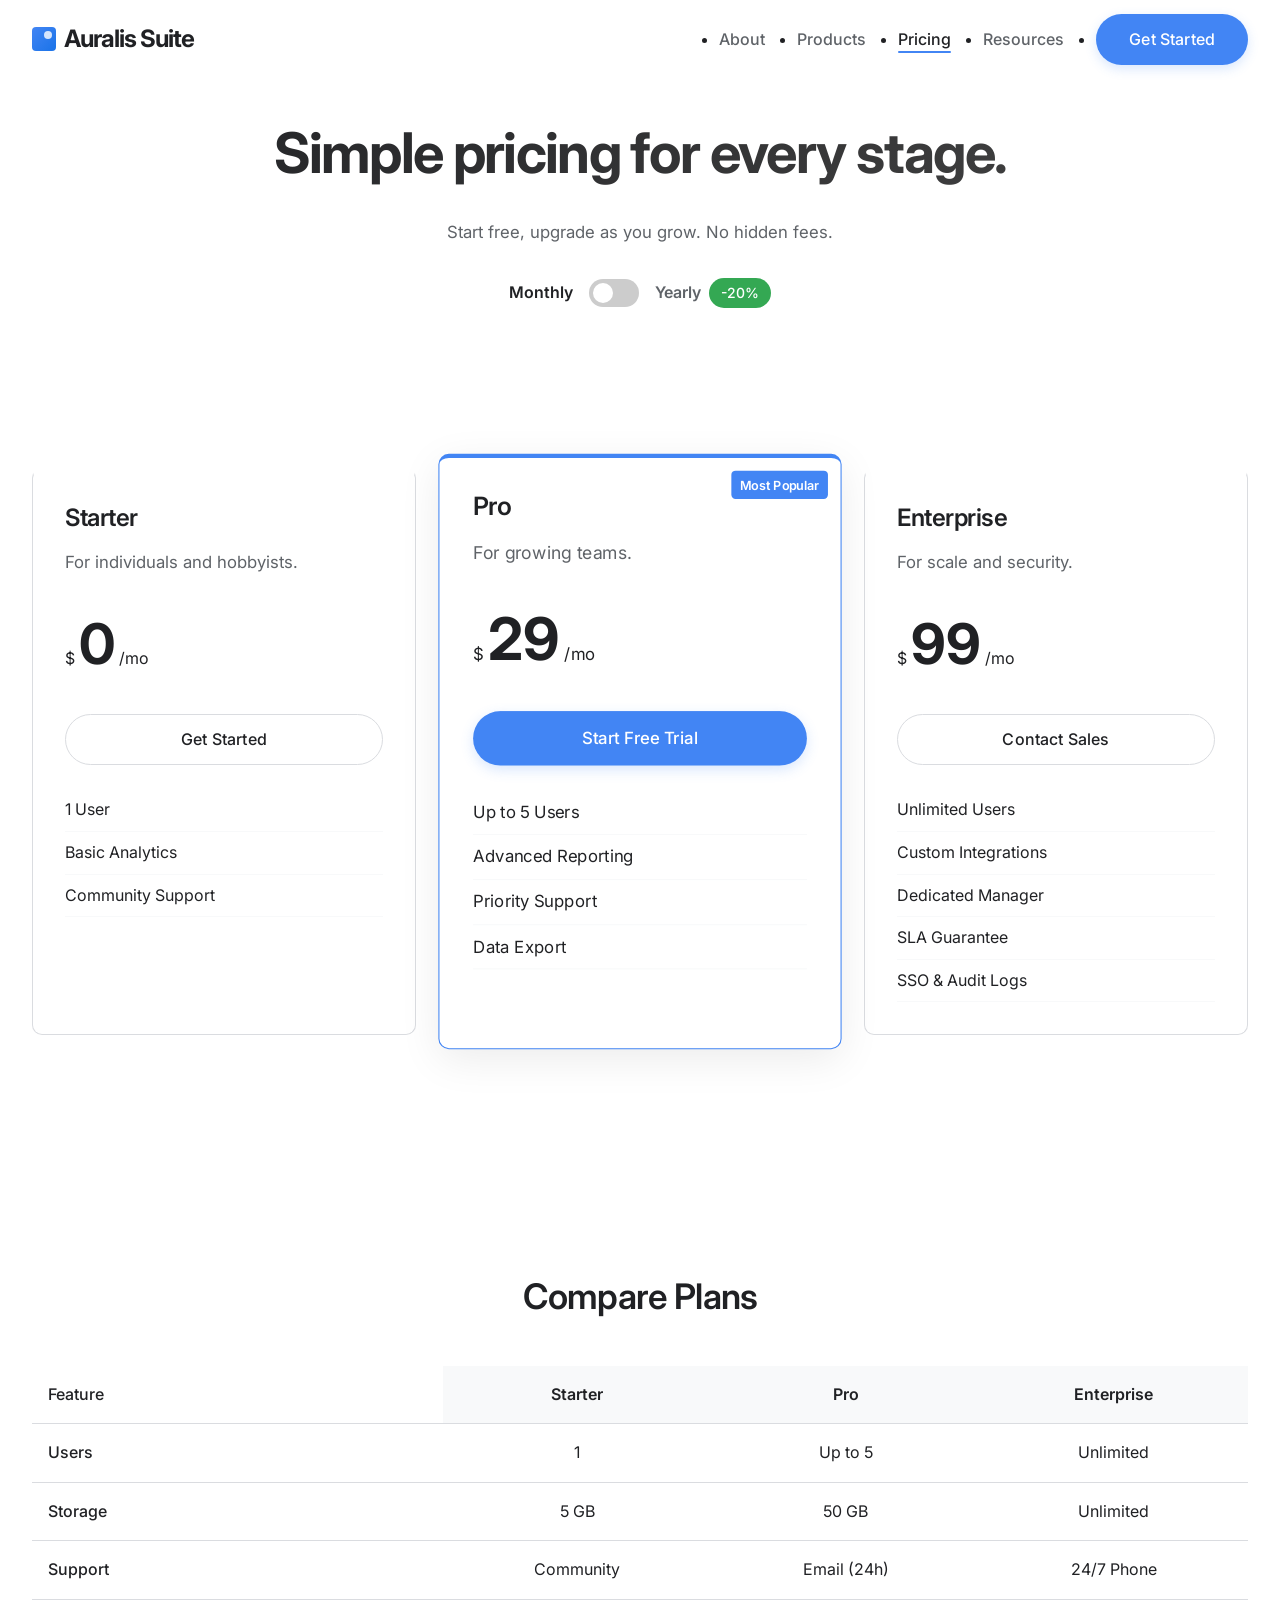
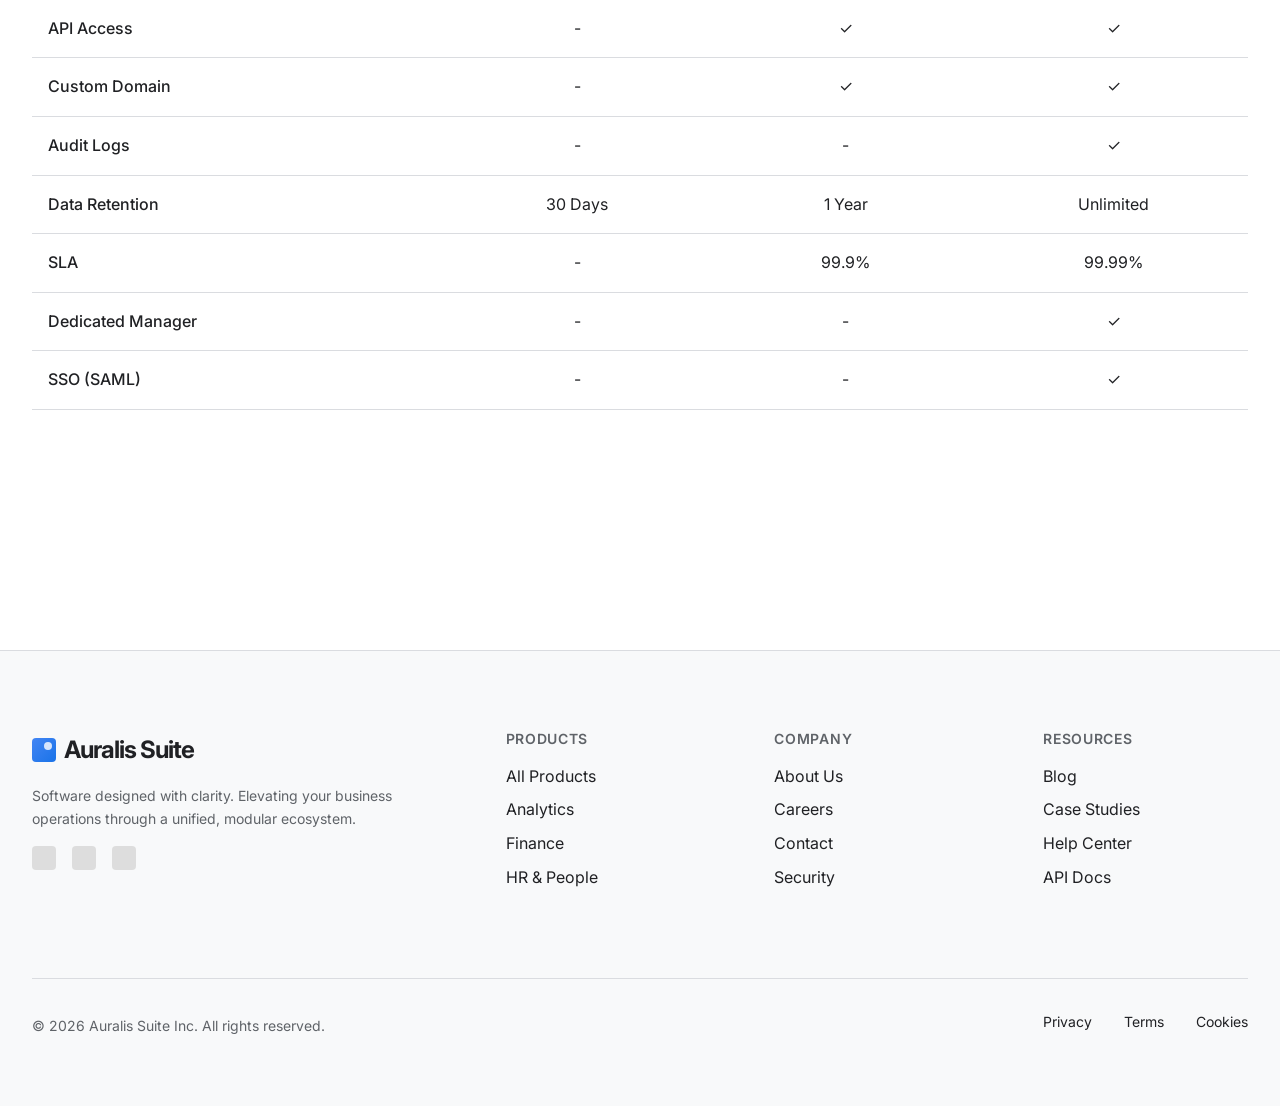
<file: pricing.html>
<!DOCTYPE html>
<html lang="en">

<head>
    <meta charset="UTF-8">
    <meta name="viewport" content="width=device-width, initial-scale=1.0">
    <title>Pricing - Auralis Suite</title>
    <link rel="stylesheet" href="assets/css/styles.css">
    <link rel="stylesheet" href="assets/css/typography.css">
    <link rel="stylesheet" href="assets/css/components.css">
</head>

<body>

    <div id="header-placeholder"></div>

    <main>

        <!-- Pricing Header -->
        <section class="pricing-hero text-center" style="padding-bottom: 40px;">
            <div class="container fade-in">
                <h1 class="hero-headline">Simple pricing for every stage.</h1>
                <p class="mb-5" style="max-width: 600px; margin: 0 auto 32px;">
                    Start free, upgrade as you grow. No hidden fees.
                </p>

                <!-- Toggle -->
                <div class="pricing-toggle-container flex items-center justify-center gap-sm">
                    <span class="toggle-label active" id="monthly-label">Monthly</span>
                    <label class="switch">
                        <input type="checkbox" id="pricing-toggle">
                        <span class="slider round"></span>
                    </label>
                    <span class="toggle-label" id="yearly-label">Yearly <span class="badge"
                            style="background:var(--green-accent); color:white; border:none; margin-left:4px;">-20%</span></span>
                </div>
            </div>
        </section>

        <!-- Pricing Cards -->
        <section class="pricing-cards-section">
            <div class="container">
                <div class="grid grid-3">

                    <!-- Free -->
                    <div class="card pricing-card fade-in delay-1">
                        <h3 class="card-title">Starter</h3>
                        <p class="card-desc">For individuals and hobbyists.</p>
                        <div class="price-container">
                            <span class="currency">$</span>
                            <span class="price-value" data-monthly="0" data-yearly="0">0</span>
                            <span class="period">/mo</span>
                        </div>
                        <a href="#" class="btn btn-secondary w-100">Get Started</a>
                        <ul class="feature-list">
                            <li>1 User</li>
                            <li>Basic Analytics</li>
                            <li>Community Support</li>
                        </ul>
                    </div>

                    <!-- Pro -->
                    <div class="card pricing-card highlight fade-in delay-2">
                        <div class="popular-tag">Most Popular</div>
                        <h3 class="card-title">Pro</h3>
                        <p class="card-desc">For growing teams.</p>
                        <div class="price-container">
                            <span class="currency">$</span>
                            <span class="price-value" data-monthly="29" data-yearly="24">29</span>
                            <span class="period">/mo</span>
                        </div>
                        <a href="#" class="btn btn-primary w-100">Start Free Trial</a>
                        <ul class="feature-list">
                            <li>Up to 5 Users</li>
                            <li>Advanced Reporting</li>
                            <li>Priority Support</li>
                            <li>Data Export</li>
                        </ul>
                    </div>

                    <!-- Enterprise -->
                    <div class="card pricing-card fade-in delay-3">
                        <h3 class="card-title">Enterprise</h3>
                        <p class="card-desc">For scale and security.</p>
                        <div class="price-container">
                            <span class="currency">$</span>
                            <span class="price-value" data-monthly="99" data-yearly="79">99</span>
                            <span class="period">/mo</span>
                        </div>
                        <a href="#" class="btn btn-secondary w-100">Contact Sales</a>
                        <ul class="feature-list">
                            <li>Unlimited Users</li>
                            <li>Custom Integrations</li>
                            <li>Dedicated Manager</li>
                            <li>SLA Guarantee</li>
                            <li>SSO & Audit Logs</li>
                        </ul>
                    </div>

                </div>
            </div>
        </section>

        <!-- Comparison Matrix -->
        <section class="comparison-section">
            <div class="container">
                <h2 class="text-center mb-5">Compare Plans</h2>
                <div class="table-container">
                    <table class="comparison-table">
                        <thead>
                            <tr>
                                <th class="feature-col">Feature</th>
                                <th>Starter</th>
                                <th>Pro</th>
                                <th>Enterprise</th>
                            </tr>
                        </thead>
                        <tbody>
                            <tr>
                                <td class="feature-col">Users</td>
                                <td>1</td>
                                <td>Up to 5</td>
                                <td>Unlimited</td>
                            </tr>
                            <tr>
                                <td class="feature-col">Storage</td>
                                <td>5 GB</td>
                                <td>50 GB</td>
                                <td>Unlimited</td>
                            </tr>
                            <tr>
                                <td class="feature-col">Support</td>
                                <td>Community</td>
                                <td>Email (24h)</td>
                                <td>24/7 Phone</td>
                            </tr>
                            <tr>
                                <td class="feature-col">API Access</td>
                                <td>-</td>
                                <td>✓</td>
                                <td>✓</td>
                            </tr>
                            <tr>
                                <td class="feature-col">Custom Domain</td>
                                <td>-</td>
                                <td>✓</td>
                                <td>✓</td>
                            </tr>
                            <tr>
                                <td class="feature-col">Audit Logs</td>
                                <td>-</td>
                                <td>-</td>
                                <td>✓</td>
                            </tr>
                            <tr>
                                <td class="feature-col">Data Retention</td>
                                <td>30 Days</td>
                                <td>1 Year</td>
                                <td>Unlimited</td>
                            </tr>
                            <tr>
                                <td class="feature-col">SLA</td>
                                <td>-</td>
                                <td>99.9%</td>
                                <td>99.99%</td>
                            </tr>
                            <tr>
                                <td class="feature-col">Dedicated Manager</td>
                                <td>-</td>
                                <td>-</td>
                                <td>✓</td>
                            </tr>
                            <tr>
                                <td class="feature-col">SSO (SAML)</td>
                                <td>-</td>
                                <td>-</td>
                                <td>✓</td>
                            </tr>
                        </tbody>
                    </table>
                </div>
            </div>
        </section>

    </main>

    <div id="footer-placeholder"></div>

    <script src="assets/js/main.js"></script>
    <script src="assets/js/animations.js"></script>

    <script>
        // Pricing Toggle Logic
        document.addEventListener('DOMContentLoaded', () => {
            const toggle = document.getElementById('pricing-toggle');
            const prices = document.querySelectorAll('.price-value');
            const monthlyLabel = document.getElementById('monthly-label');
            const yearlyLabel = document.getElementById('yearly-label');

            toggle.addEventListener('change', () => {
                const isYearly = toggle.checked;

                if (isYearly) {
                    monthlyLabel.classList.remove('active');
                    yearlyLabel.classList.add('active');
                } else {
                    monthlyLabel.classList.add('active');
                    yearlyLabel.classList.remove('active');
                }

                prices.forEach(price => {
                    // Simple animation effect
                    price.style.opacity = 0;
                    setTimeout(() => {
                        price.textContent = isYearly ? price.dataset.yearly : price.dataset.monthly;
                        price.style.opacity = 1;
                    }, 200);
                });
            });
        });
    </script>

    <style>
        /* Feature List */
        .feature-list {
            list-style: none;
            margin-top: 24px;
            text-align: left;
        }

        .feature-list li {
            padding: 8px 0;
            border-bottom: 1px solid var(--surface);
        }

        .w-100 {
            width: 100%;
        }

        /* Pricing Card Highlight */
        .pricing-card {
            border-top: 4px solid transparent;
        }

        .pricing-card.highlight {
            border-color: var(--primary-accent);
            transform: scale(1.05);
            /* Slight elevation */
            box-shadow: 0 10px 40px rgba(0, 0, 0, 0.08);
            z-index: 1;
        }

        .popular-tag {
            position: absolute;
            top: 12px;
            right: 12px;
            background: var(--primary-accent);
            color: white;
            font-size: 0.75rem;
            padding: 4px 8px;
            border-radius: 4px;
            font-weight: 600;
        }

        .price-container {
            margin: 24px 0;
        }

        .price-value {
            font-size: 3.5rem;
            font-weight: 700;
            transition: opacity 0.2s;
        }

        /* Toggle Switch */
        .switch {
            position: relative;
            display: inline-block;
            width: 50px;
            height: 28px;
        }

        .switch input {
            opacity: 0;
            width: 0;
            height: 0;
        }

        .slider {
            position: absolute;
            cursor: pointer;
            top: 0;
            left: 0;
            right: 0;
            bottom: 0;
            background-color: #ccc;
            transition: .4s;
        }

        .slider:before {
            position: absolute;
            content: "";
            height: 20px;
            width: 20px;
            left: 4px;
            bottom: 4px;
            background-color: white;
            transition: .4s;
        }

        input:checked+.slider {
            background-color: var(--primary-accent);
        }

        input:checked+.slider:before {
            transform: translateX(22px);
        }

        .slider.round {
            border-radius: 34px;
        }

        .slider.round:before {
            border-radius: 50%;
        }

        .toggle-label {
            font-weight: 600;
            color: var(--text-secondary);
            cursor: pointer;
        }

        .toggle-label.active {
            color: var(--text-primary);
        }

        /* Table */
        .table-container {
            overflow-x: auto;
        }

        .comparison-table {
            width: 100%;
            border-collapse: collapse;
            min-width: 600px;
        }

        .comparison-table th,
        .comparison-table td {
            padding: 16px;
            text-align: center;
            border-bottom: 1px solid var(--border-color);
        }

        .comparison-table th {
            font-weight: 600;
            background: var(--surface);
        }

        .comparison-table .feature-col {
            text-align: left;
            font-weight: 500;
            background: var(--background);
            /* Sticky left col support if needed, simpler for now */
        }

        .mb-5 {
            margin-bottom: 48px;
        }
    </style>
</body>

</html>
</file>
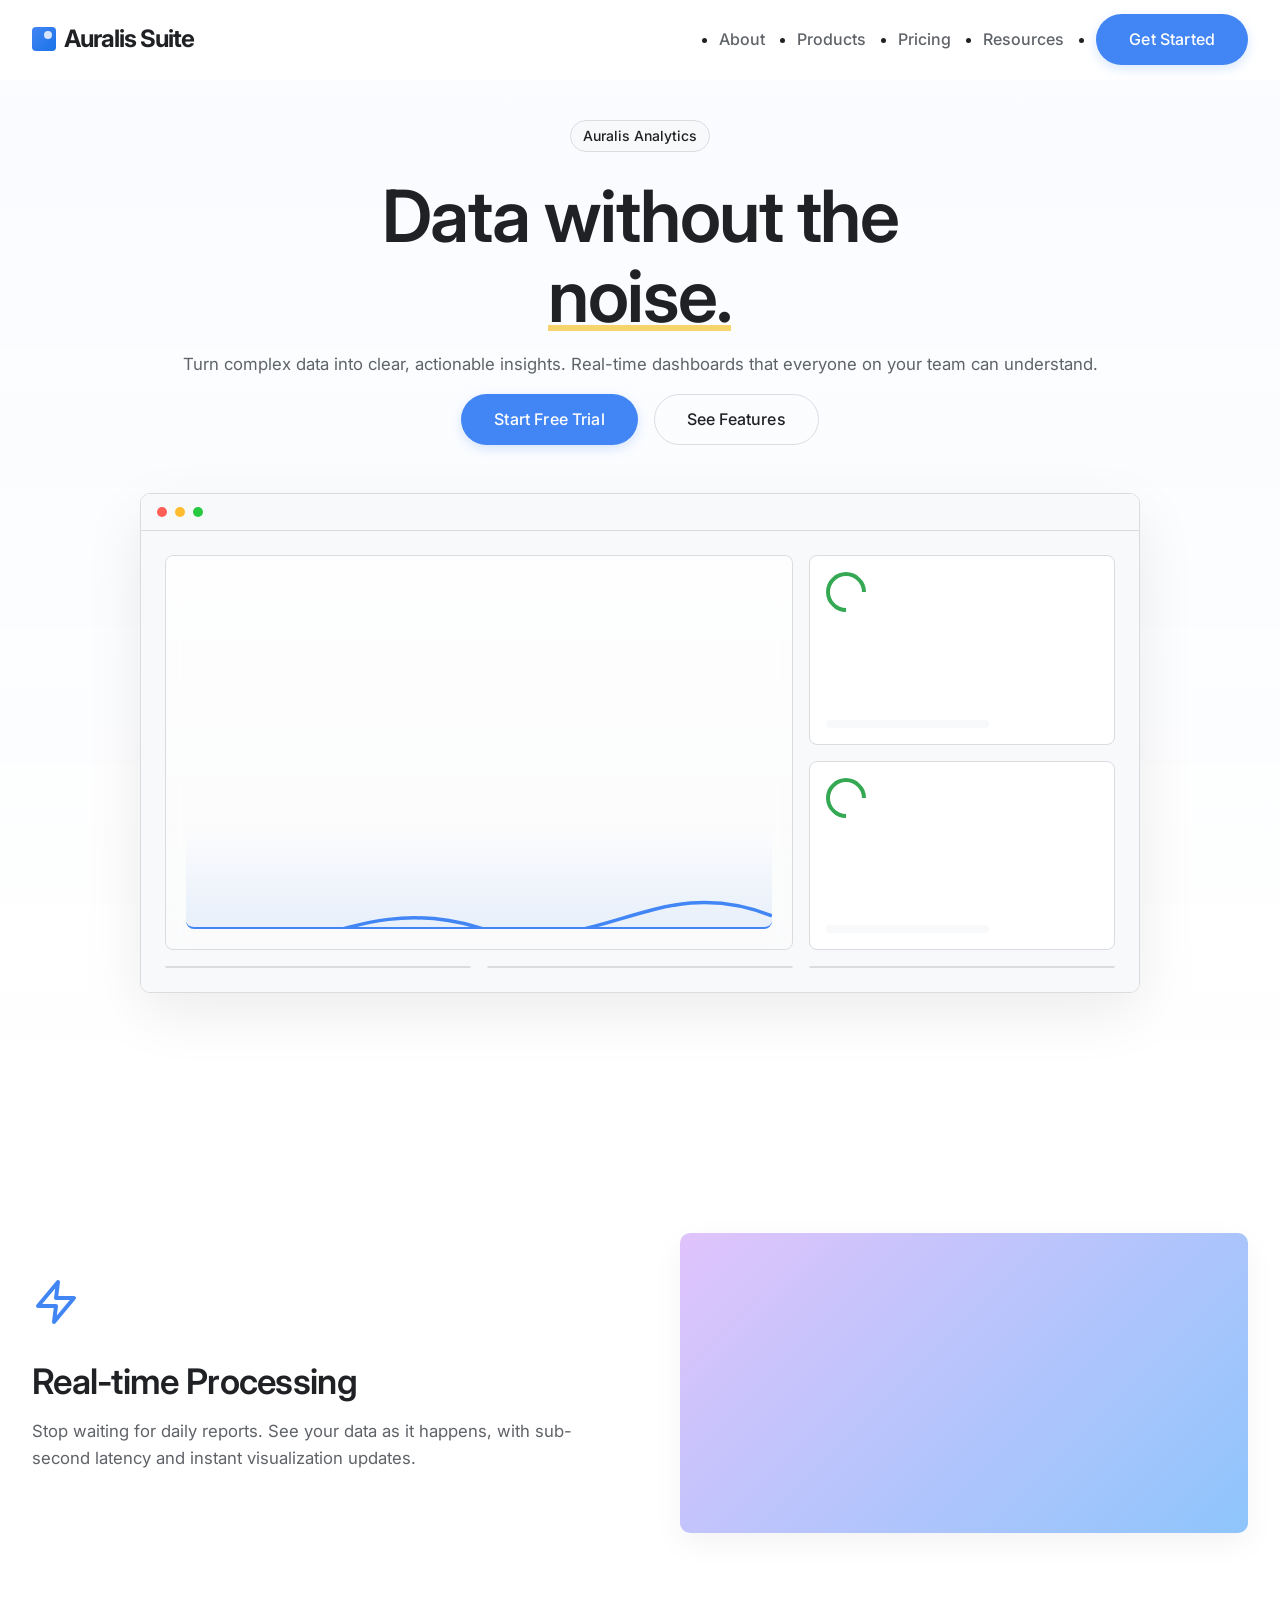
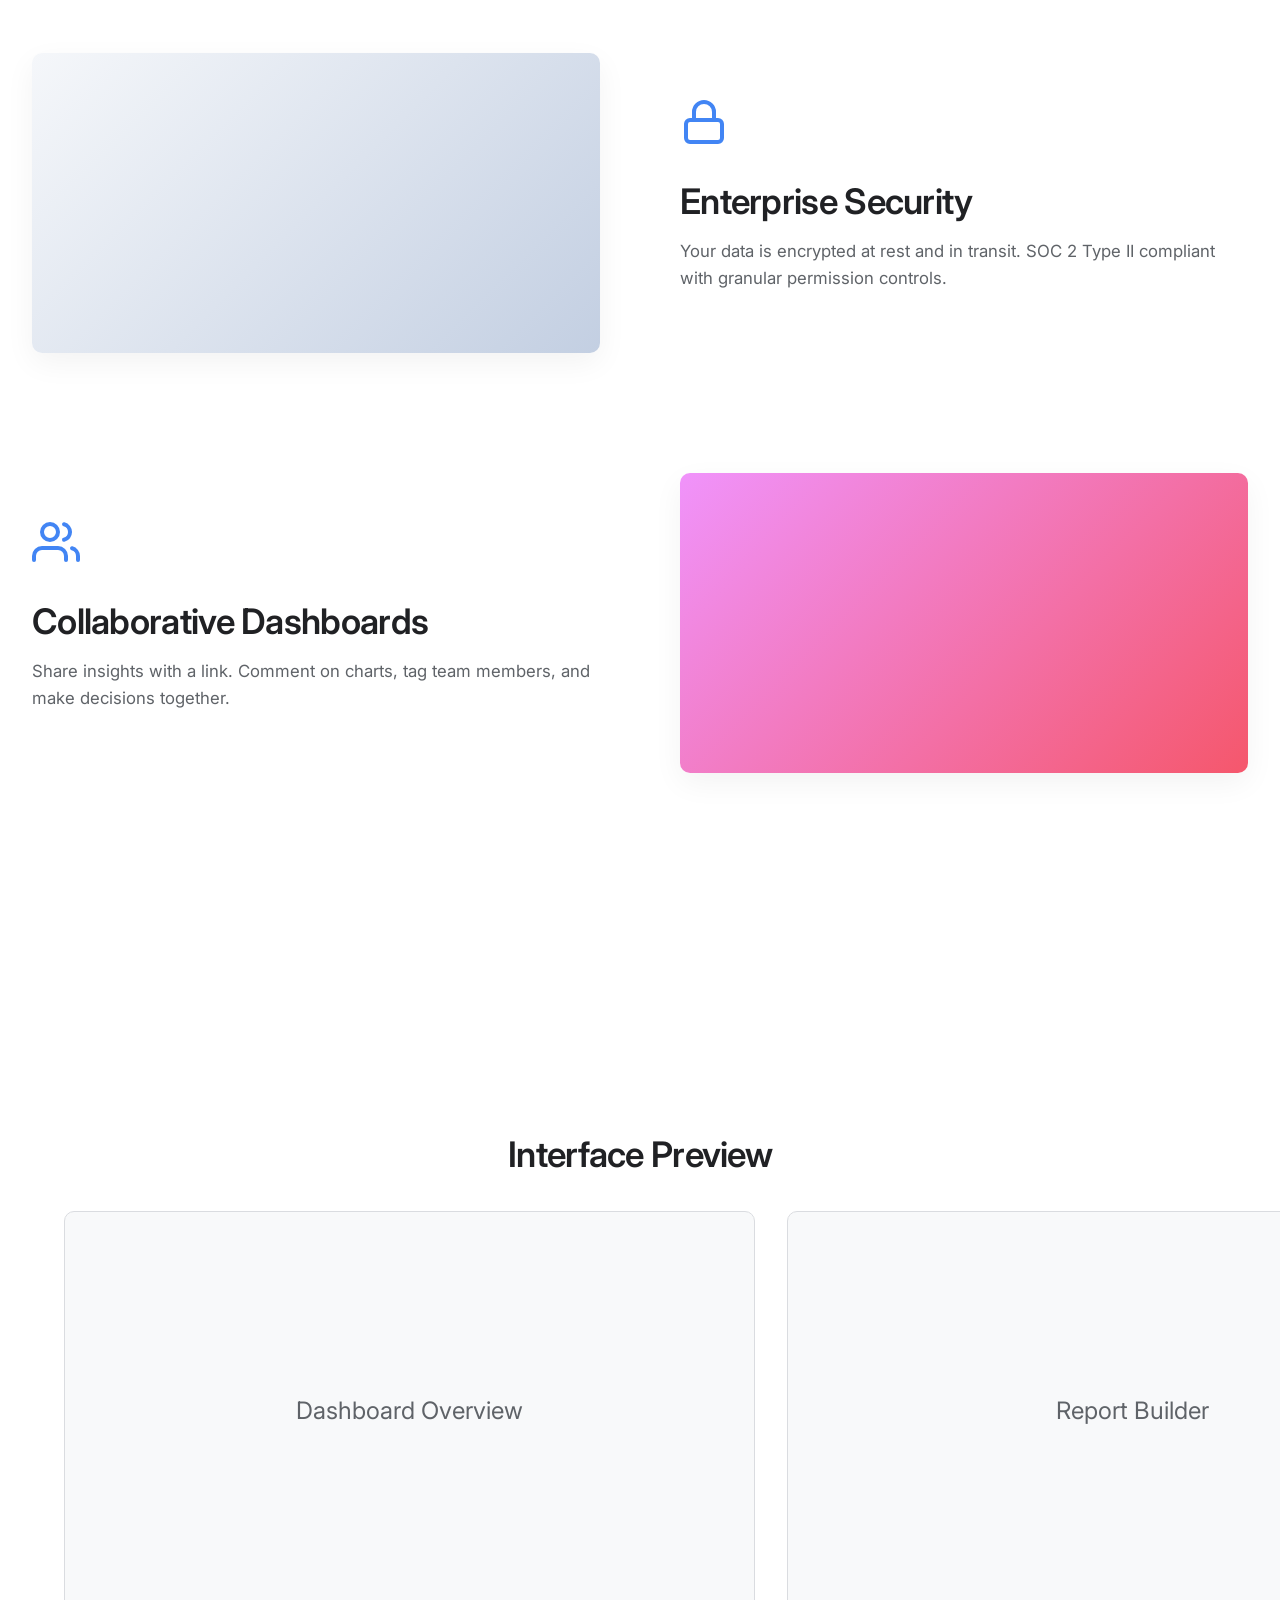
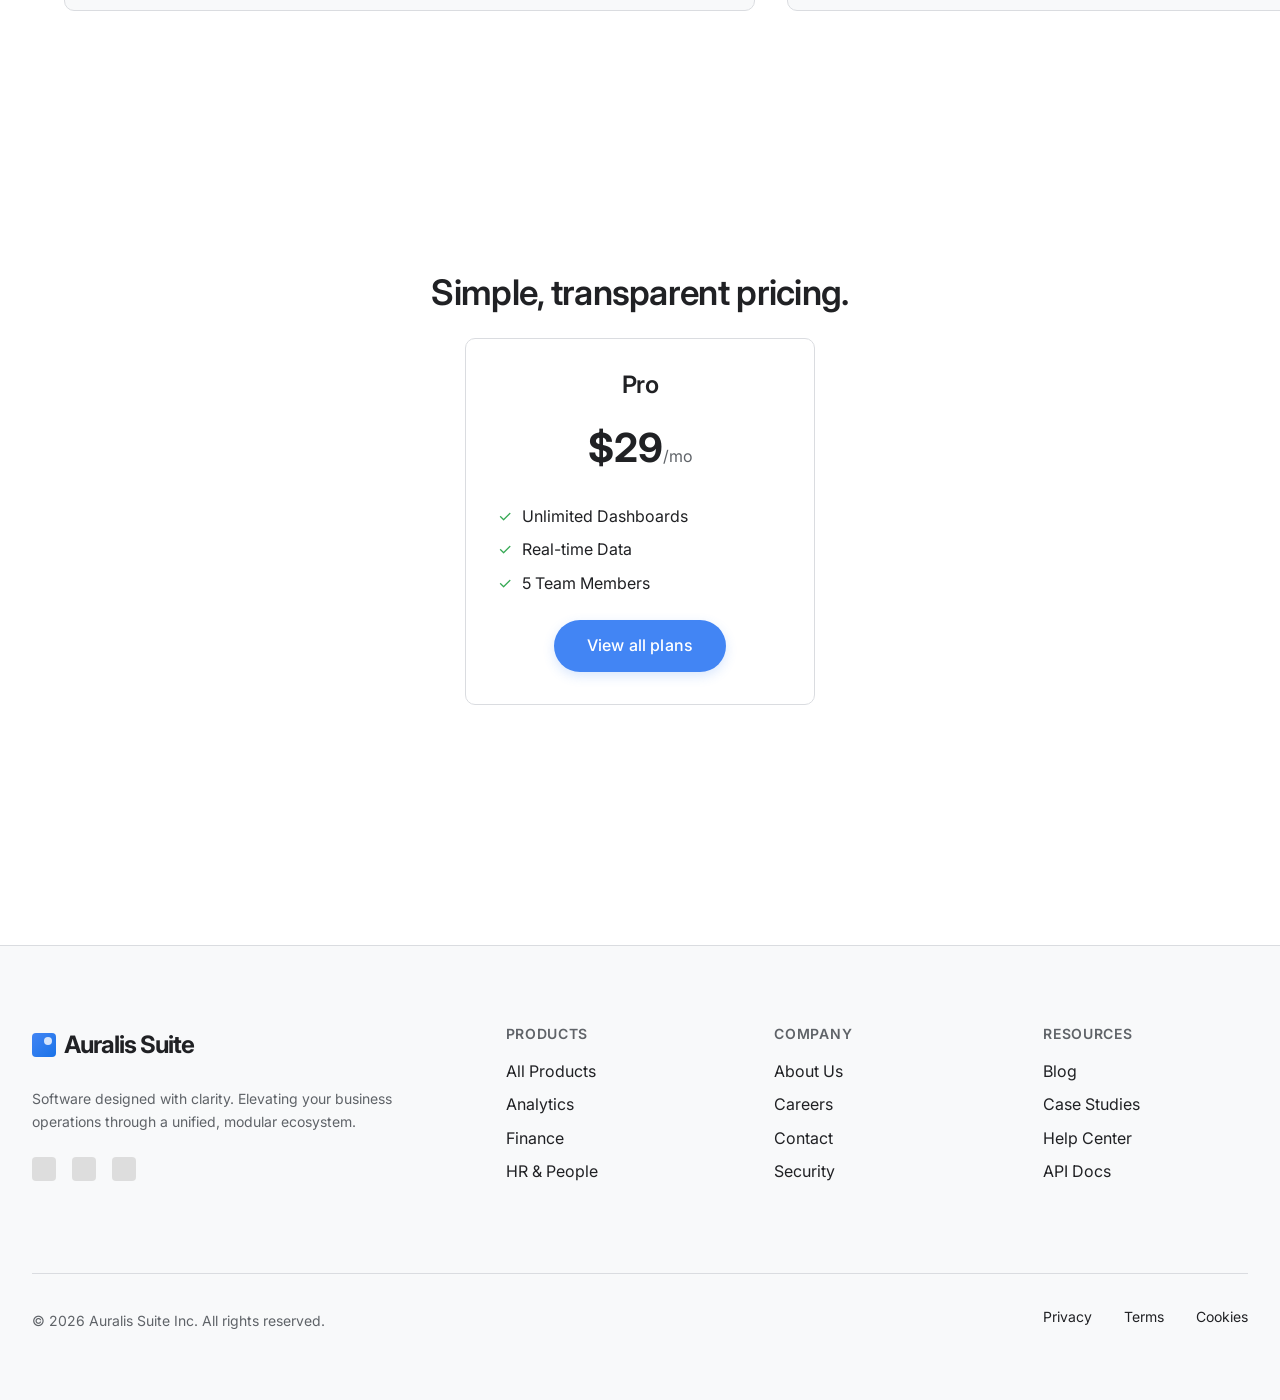
<file: product-detail.html>
<!DOCTYPE html>
<html lang="en">

<head>
    <meta charset="UTF-8">
    <meta name="viewport" content="width=device-width, initial-scale=1.0">
    <title>Auralis Analytics - Product Detail</title>
    <link rel="stylesheet" href="assets/css/styles.css">
    <link rel="stylesheet" href="assets/css/typography.css">
    <link rel="stylesheet" href="assets/css/components.css">
</head>

<body>

    <div id="header-placeholder"></div>

    <main>
        <!-- Immersive Hero -->
        <section class="product-hero flex flex-col items-center justify-center text-center">
            <div class="container fade-in">
                <div class="badge mb-4">Auralis Analytics</div>
                <h1 class="display-text slide-up">Data without the<br><span class="underline-anim">noise.</span></h1>
                <p class="hero-subtext slide-up" style="animation-delay: 0.1s;">
                    Turn complex data into clear, actionable insights.
                    Real-time dashboards that everyone on your team can understand.
                </p>
                <div class="flex gap-sm justify-center slide-up" style="animation-delay: 0.2s;">
                    <a href="#pricing" class="btn btn-primary">Start Free Trial</a>
                    <a href="#features" class="btn btn-secondary">See Features</a>
                </div>
            </div>

            <!-- Hero Image / Graphic -->
            <div class="hero-graphic container mt-5 fade-in delay-3">
                <div class="dashboard-mockup parallax" data-speed="0.1">
                    <div class="mockup-header">
                        <div class="mockup-dot red"></div>
                        <div class="mockup-dot yellow"></div>
                        <div class="mockup-dot green"></div>
                    </div>
                    <div class="mockup-body">
                        <!-- CSS Grid Layout for Mockup -->
                        <div class="chart-box large"></div>
                        <div class="chart-box medium"></div>
                        <div class="chart-box medium"></div>
                        <div class="chart-box small"></div>
                        <div class="chart-box small"></div>
                        <div class="chart-box small"></div>
                    </div>
                </div>
            </div>
        </section>

        <!-- Features Scroll Sequence -->
        <section id="features" class="features-section">
            <div class="container">

                <!-- Feature 1 -->
                <div class="feature-row grid items-center">
                    <div class="feature-text fade-in">
                        <div class="feature-icon text-highlight">
                            <svg width="48" height="48" viewBox="0 0 24 24" fill="none" stroke="currentColor"
                                stroke-width="2" stroke-linecap="round" stroke-linejoin="round">
                                <polygon points="13 2 3 14 12 14 11 22 21 10 12 10 13 2"></polygon>
                            </svg>
                        </div>
                        <h2>Real-time Processing</h2>
                        <p>Stop waiting for daily reports. See your data as it happens, with sub-second latency and
                            instant visualization updates.</p>
                    </div>
                    <div class="feature-visual fade-in delay-1">
                        <div class="visual-card gradient-card-1"></div>
                    </div>
                </div>

                <!-- Feature 2 -->
                <div class="feature-row grid items-center reverse">
                    <div class="feature-text fade-in">
                        <div class="feature-icon text-highlight">
                            <svg width="48" height="48" viewBox="0 0 24 24" fill="none" stroke="currentColor"
                                stroke-width="2" stroke-linecap="round" stroke-linejoin="round">
                                <rect x="3" y="11" width="18" height="11" rx="2" ry="2"></rect>
                                <path d="M7 11V7a5 5 0 0 1 10 0v4"></path>
                            </svg>
                        </div>
                        <h2>Enterprise Security</h2>
                        <p>Your data is encrypted at rest and in transit. SOC 2 Type II compliant with granular
                            permission controls.</p>
                    </div>
                    <div class="feature-visual fade-in delay-1">
                        <div class="visual-card gradient-card-2"></div>
                    </div>
                </div>

                <!-- Feature 3 -->
                <div class="feature-row grid items-center">
                    <div class="feature-text fade-in">
                        <div class="feature-icon text-highlight">
                            <svg width="48" height="48" viewBox="0 0 24 24" fill="none" stroke="currentColor"
                                stroke-width="2" stroke-linecap="round" stroke-linejoin="round">
                                <path d="M17 21v-2a4 4 0 0 0-4-4H5a4 4 0 0 0-4 4v2"></path>
                                <circle cx="9" cy="7" r="4"></circle>
                                <path d="M23 21v-2a4 4 0 0 0-3-3.87"></path>
                                <path d="M16 3.13a4 4 0 0 1 0 7.75"></path>
                            </svg>
                        </div>
                        <h2>Collaborative Dashboards</h2>
                        <p>Share insights with a link. Comment on charts, tag team members, and make decisions together.
                        </p>
                    </div>
                    <div class="feature-visual fade-in delay-1">
                        <div class="visual-card gradient-card-3"></div>
                    </div>
                </div>

            </div>
        </section>

        <!-- Screenshot Gallery -->
        <section class="gallery-section">
            <div class="container mb-5">
                <h2 class="text-center">Interface Preview</h2>
            </div>
            <div class="gallery-scroll snap-inline">
                <div class="gallery-item">
                    <div class="gallery-placeholder">Dashboard Overview</div>
                </div>
                <div class="gallery-item">
                    <div class="gallery-placeholder">Report Builder</div>
                </div>
                <div class="gallery-item">
                    <div class="gallery-placeholder">Team Settings</div>
                </div>
                <div class="gallery-item">
                    <div class="gallery-placeholder">Mobile View</div>
                </div>
            </div>
        </section>

        <!-- Pricing Placeholder (Detailed pricing on pricing.html) -->
        <section id="pricing" class="pricing-preview-section text-center">
            <div class="container fade-in">
                <h2 class="mb-4">Simple, transparent pricing.</h2>
                <div class="pricing-card-preview card">
                    <div class="pricing-header">
                        <h3>Pro</h3>
                        <div class="price">$29<span class="period">/mo</span></div>
                    </div>
                    <ul class="pricing-features">
                        <li>Unlimited Dashboards</li>
                        <li>Real-time Data</li>
                        <li>5 Team Members</li>
                    </ul>
                    <a href="pricing.html" class="btn btn-primary w-100">View all plans</a>
                </div>
            </div>
        </section>

    </main>

    <div id="footer-placeholder"></div>

    <script src="assets/js/main.js"></script>
    <script src="assets/js/animations.js"></script>

    <style>
        .product-hero {
            padding-top: calc(var(--header-height) + 40px);
            background: linear-gradient(180deg, rgba(66, 133, 244, 0.03) 0%, transparent 100%);
        }

        .underline-anim {
            position: relative;
            display: inline-block;
        }

        .underline-anim::after {
            content: '';
            position: absolute;
            left: 0;
            bottom: 4px;
            width: 100%;
            height: 6px;
            background-color: var(--yellow-accent);
            opacity: 0.6;
            z-index: -1;
            transform: scaleX(0);
            transform-origin: left;
            animation: expandLine 0.8s 0.5s cubic-bezier(0.25, 1, 0.5, 1) forwards;
        }

        @keyframes expandLine {
            to {
                transform: scaleX(1);
            }
        }

        .dashboard-mockup {
            width: 100%;
            max-width: 1000px;
            height: 500px;
            background: var(--background);
            border: 1px solid var(--border-color);
            border-radius: var(--border-radius);
            box-shadow: 0 20px 60px rgba(0, 0, 0, 0.08);
            margin: 0 auto;
            position: relative;
            overflow: hidden;
            display: flex;
            flex-direction: column;
        }

        .mockup-header {
            height: 40px;
            border-bottom: 1px solid var(--border-color);
            display: flex;
            align-items: center;
            padding: 0 16px;
            gap: 8px;
            background: var(--surface);
        }

        .mockup-dot {
            width: 10px;
            height: 10px;
            border-radius: 50%;
        }

        .mockup-dot.red {
            background: #ff5f56;
        }

        .mockup-dot.yellow {
            background: #ffbd2e;
        }

        .mockup-dot.green {
            background: #27c93f;
        }

        .mockup-body {
            padding: 24px;
            display: grid;
            grid-template-columns: repeat(3, 1fr);
            grid-template-rows: repeat(2, 1fr);
            gap: 16px;
            height: 100%;
            background: var(--surface);
        }

        .chart-box {
            background: white;
            border-radius: 8px;
            border: 1px solid var(--border-color);
        }

        .chart-box.large {
            grid-column: span 2;
            grid-row: span 2;
            background: linear-gradient(180deg, rgba(255, 255, 255, 0.8) 0%, rgba(255, 255, 255, 0.4) 100%);
            backdrop-filter: blur(10px);
            position: relative;
            overflow: hidden;
        }

        .chart-box.large::after {
            content: '';
            position: absolute;
            bottom: 20px;
            left: 20px;
            right: 20px;
            height: 100px;
            background: linear-gradient(0deg, rgba(66, 133, 244, 0.1) 0%, transparent 100%);
            border-bottom: 2px solid var(--primary-accent);
            border-radius: 0 0 8px 8px;
        }

        /* Add a fake line chart line */
        .chart-box.large::before {
            content: '';
            position: absolute;
            bottom: 20px;
            left: 20px;
            right: 20px;
            height: 60px;
            background-image: url("data:image/svg+xml,%3Csvg viewBox='0 0 500 100' fill='none' xmlns='http://www.w3.org/2000/svg'%3E%3Cpath d='M0 80 C 100 80, 150 20, 250 50 S 400 0, 500 40' stroke='%234285F4' stroke-width='3' fill='none'/%3E%3C/svg%3E");
            background-size: cover;
            background-repeat: no-repeat;
        }

        .chart-box.medium {
            grid-column: span 1;
            grid-row: span 1;
            background: white;
            padding: 16px;
            display: flex;
            flex-direction: column;
            justify-content: space-between;
        }

        .chart-box.medium::after {
            content: '';
            width: 60%;
            height: 8px;
            background: var(--surface);
            border-radius: 4px;
        }

        .chart-box.medium::before {
            content: '';
            width: 40px;
            height: 40px;
            border-radius: 50%;
            border: 4px solid var(--green-accent);
            border-right-color: transparent;
            transform: rotate(45deg);
        }

        .chart-box.small {
            grid-column: span 1;
            grid-row: span 1;
        }

        /* Feature Rows */
        .feature-row {
            grid-template-columns: 1fr;
            gap: 40px;
            margin-bottom: 120px;
        }

        @media (min-width: 768px) {
            .feature-row {
                grid-template-columns: 1fr 1fr;
                gap: 80px;
            }

            .feature-row.reverse .feature-text {
                order: 2;
            }

            .feature-row.reverse .feature-visual {
                order: 1;
            }
        }

        .feature-icon {
            font-size: 2.5rem;
            margin-bottom: 16px;
        }

        .visual-card {
            width: 100%;
            height: 300px;
            background: var(--surface);
            border-radius: var(--border-radius);
            box-shadow: 0 10px 30px rgba(0, 0, 0, 0.05);
        }

        .gradient-card-1 {
            background: linear-gradient(135deg, #e0c3fc 0%, #8ec5fc 100%);
        }

        .gradient-card-2 {
            background: linear-gradient(135deg, #f5f7fa 0%, #c3cfe2 100%);
        }

        .gradient-card-3 {
            background: linear-gradient(135deg, #f093fb 0%, #f5576c 100%);
        }

        /* Gallery */
        .gallery-scroll {
            display: flex;
            overflow-x: auto;
            scroll-snap-type: x mandatory;
            padding: 20px 5%;
            /* Left/Right padding to see edge items */
            gap: 32px;
            -webkit-overflow-scrolling: touch;
        }

        .gallery-scroll::-webkit-scrollbar {
            display: none;
            /* Hide scrollbar for cleaner look */
        }

        .gallery-item {
            flex: 0 0 80%;
            /* Show 80% of width on mobile */
            scroll-snap-align: center;
            max-width: 800px;
        }

        @media (min-width: 768px) {
            .gallery-item {
                flex: 0 0 60%;
            }
        }

        .gallery-placeholder {
            width: 100%;
            height: 400px;
            background: var(--surface);
            border: 1px solid var(--border-color);
            border-radius: var(--border-radius);
            display: flex;
            align-items: center;
            justify-content: center;
            font-size: 1.5rem;
            color: var(--text-secondary);
        }

        /* Pricing Preview */
        .pricing-card-preview {
            max-width: 350px;
            margin: 0 auto;
        }

        .price {
            font-size: 2.5rem;
            font-weight: 700;
            color: var(--text-primary);
        }

        .period {
            font-size: 1rem;
            font-weight: 400;
            color: var(--text-secondary);
        }

        .pricing-features {
            text-align: left;
            margin: 24px 0;
            list-style: none;
        }

        .pricing-features li {
            margin-bottom: 8px;
            position: relative;
            padding-left: 24px;
        }

        .pricing-features li::before {
            content: '✓';
            position: absolute;
            left: 0;
            color: var(--green-accent);
        }

        .mt-5 {
            margin-top: 48px;
        }

        .mb-4 {
            margin-bottom: 24px;
        }
    </style>
</body>

</html>
</file>
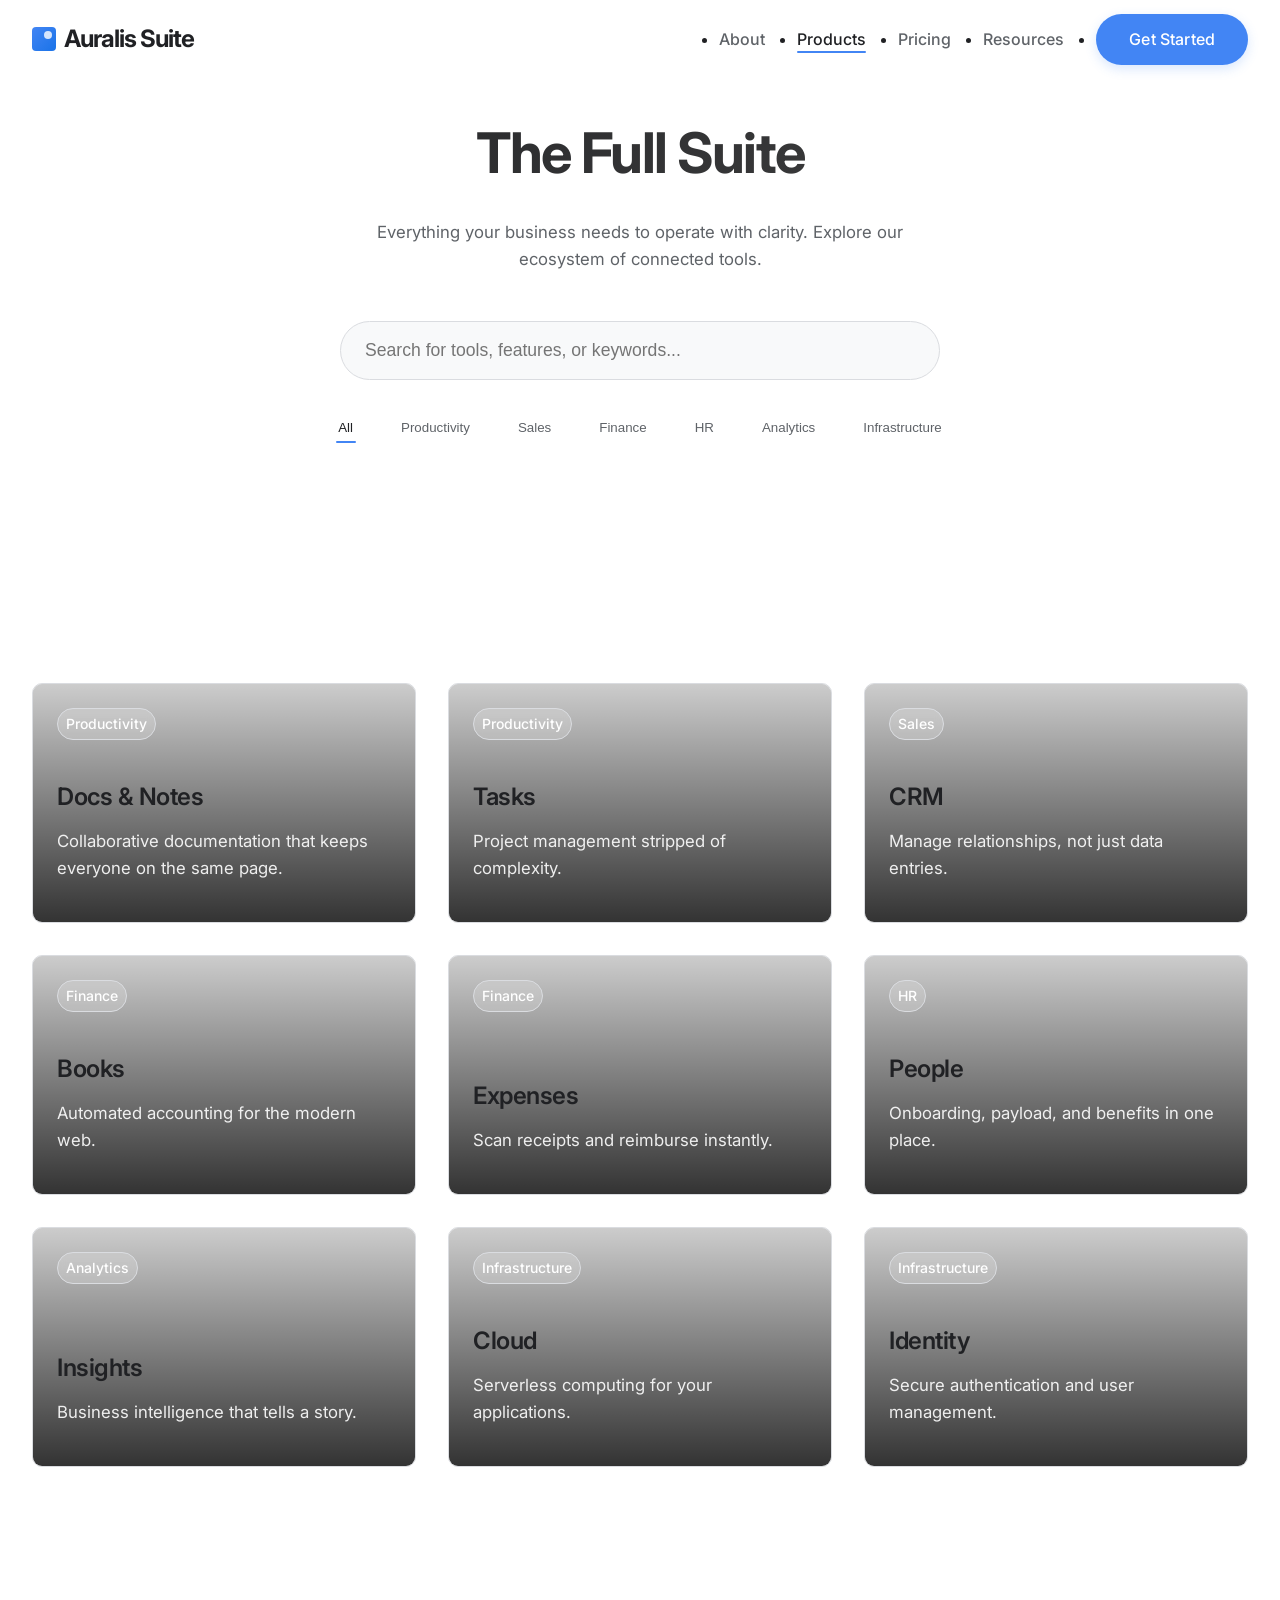
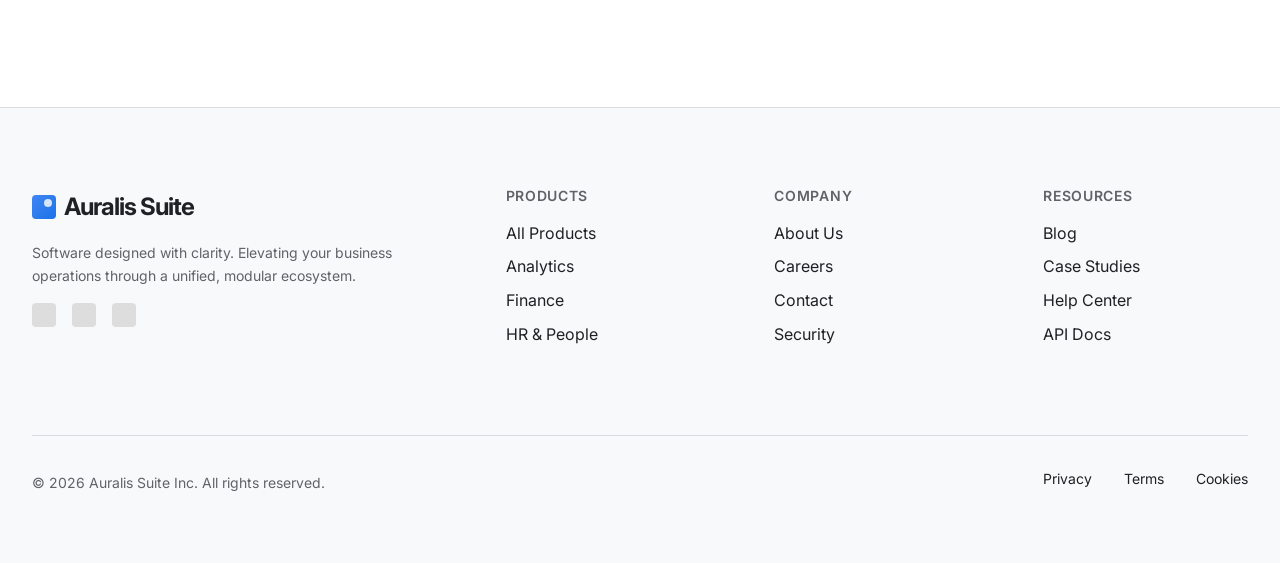
<file: products.html>
<!DOCTYPE html>
<html lang="en">

<head>
    <meta charset="UTF-8">
    <meta name="viewport" content="width=device-width, initial-scale=1.0">
    <title>Products - Auralis Suite</title>
    <link rel="stylesheet" href="assets/css/styles.css">
    <link rel="stylesheet" href="assets/css/typography.css">
    <link rel="stylesheet" href="assets/css/components.css">
</head>

<body>

    <div id="header-placeholder"></div>

    <main>
        <!-- Page Header -->
        <section class="products-header text-center">
            <div class="container fade-in">
                <h1 class="hero-headline">The Full Suite</h1>
                <p class="mb-5" style="max-width: 600px; margin: 0 auto 3rem;">
                    Everything your business needs to operate with clarity.
                    Explore our ecosystem of connected tools.
                </p>

                <!-- Search -->
                <div class="search-container mb-5">
                    <input type="text" id="product-search" class="form-input search-input"
                        placeholder="Search for tools, features, or keywords..." aria-label="Search products">
                </div>

                <!-- Filter Bar -->
                <div class="filter-bar flex justify-center gap-sm flex-wrap">
                    <button class="filter-btn active" data-filter="all">All</button>
                    <button class="filter-btn" data-filter="productivity">Productivity</button>
                    <button class="filter-btn" data-filter="sales">Sales</button>
                    <button class="filter-btn" data-filter="finance">Finance</button>
                    <button class="filter-btn" data-filter="hr">HR</button>
                    <button class="filter-btn" data-filter="analytics">Analytics</button>
                    <button class="filter-btn" data-filter="infrastructure">Infrastructure</button>
                </div>
            </div>
        </section>

        <!-- Product Grid -->
        <section class="product-grid-section">
            <div class="container">
                <div class="grid grid-3" id="product-list">

                    <!-- Productivity -->
                    <a href="product-detail.html" class="card product-card fade-in" data-category="productivity">
                        <div class="product-thumb"
                            style="background-image: url('https://images.unsplash.com/photo-1517842645767-c639042777db?auto=format&fit=crop&w=100&q=80')">
                        </div>
                        <div class="card-headers mb-3 flex items-center gap-sm">
                            <span class="badge">Productivity</span>
                        </div>
                        <h3>Docs & Notes</h3>
                        <p>Collaborative documentation that keeps everyone on the same page.</p>
                    </a>

                    <a href="product-detail.html" class="card product-card fade-in" data-category="productivity">
                        <div class="product-thumb"
                            style="background-image: url('https://images.unsplash.com/photo-1484480974693-6ca0a78fb36b?auto=format&fit=crop&w=100&q=80')">
                        </div>
                        <div class="card-headers mb-3 flex items-center gap-sm">
                            <span class="badge">Productivity</span>
                        </div>
                        <h3>Tasks</h3>
                        <p>Project management stripped of complexity.</p>
                    </a>

                    <!-- Sales -->
                    <a href="product-detail.html" class="card product-card fade-in" data-category="sales">
                        <div class="product-thumb"
                            style="background-image: url('https://images.unsplash.com/photo-1552664730-d307ca884978?auto=format&fit=crop&w=100&q=80')">
                        </div>
                        <div class="card-headers mb-3 flex items-center gap-sm">
                            <span class="badge">Sales</span>
                        </div>
                        <h3>CRM</h3>
                        <p>Manage relationships, not just data entries.</p>
                    </a>

                    <!-- Finance -->
                    <a href="product-detail.html" class="card product-card fade-in" data-category="finance">
                        <div class="product-thumb"
                            style="background-image: url('https://images.unsplash.com/photo-1554224155-6726b3ff858f?auto=format&fit=crop&w=100&q=80')">
                        </div>
                        <div class="card-headers mb-3 flex items-center gap-sm">
                            <span class="badge">Finance</span>
                        </div>
                        <h3>Books</h3>
                        <p>Automated accounting for the modern web.</p>
                    </a>

                    <a href="product-detail.html" class="card product-card fade-in" data-category="finance">
                        <div class="product-thumb"
                            style="background-image: url('https://images.unsplash.com/photo-1563986768609-322da13575f3?auto=format&fit=crop&w=100&q=80')">
                        </div>
                        <div class="card-headers mb-3 flex items-center gap-sm">
                            <span class="badge">Finance</span>
                        </div>
                        <h3>Expenses</h3>
                        <p>Scan receipts and reimburse instantly.</p>
                    </a>

                    <!-- HR -->
                    <a href="product-detail.html" class="card product-card fade-in" data-category="hr">
                        <div class="product-thumb"
                            style="background-image: url('https://images.unsplash.com/photo-1521737604893-d14cc237f11d?auto=format&fit=crop&w=100&q=80')">
                        </div>
                        <div class="card-headers mb-3 flex items-center gap-sm">
                            <span class="badge">HR</span>
                        </div>
                        <h3>People</h3>
                        <p>Onboarding, payload, and benefits in one place.</p>
                    </a>

                    <!-- Analytics -->
                    <a href="product-detail.html" class="card product-card fade-in" data-category="analytics">
                        <div class="product-thumb"
                            style="background-image: url('https://images.unsplash.com/photo-1551288049-bebda4e38f71?auto=format&fit=crop&w=100&q=80')">
                        </div>
                        <div class="card-headers mb-3 flex items-center gap-sm">
                            <span class="badge">Analytics</span>
                        </div>
                        <h3>Insights</h3>
                        <p>Business intelligence that tells a story.</p>
                    </a>

                    <!-- Infrastructure -->
                    <a href="product-detail.html" class="card product-card fade-in" data-category="infrastructure">
                        <div class="product-thumb"
                            style="background-image: url('https://images.unsplash.com/photo-1451187580459-43490279c0fa?auto=format&fit=crop&w=100&q=80')">
                        </div>
                        <div class="card-headers mb-3 flex items-center gap-sm">
                            <span class="badge">Infrastructure</span>
                        </div>
                        <h3>Cloud</h3>
                        <p>Serverless computing for your applications.</p>
                    </a>

                    <a href="product-detail.html" class="card product-card fade-in" data-category="infrastructure">
                        <div class="product-thumb"
                            style="background-image: url('https://images.unsplash.com/photo-1550751827-4bd374c3f58b?auto=format&fit=crop&w=100&q=80')">
                        </div>
                        <div class="card-headers mb-3 flex items-center gap-sm">
                            <span class="badge">Infrastructure</span>
                        </div>
                        <h3>Identity</h3>
                        <p>Secure authentication and user management.</p>
                    </a>

                </div>
            </div>
        </section>
    </main>

    <div id="footer-placeholder"></div>

    <script src="assets/js/main.js"></script>
    <script src="assets/js/animations.js"></script>
    <script src="assets/js/filter.js"></script>

    <style>
        .search-container {
            max-width: 600px;
            margin: 0 auto 40px;
        }

        .search-input {
            padding: 18px 24px;
            font-size: 1.1rem;
            border-radius: 50px;
            /* Pill shape */
        }

        .filter-btn {
            background: none;
            border: none;
            padding: 8px 16px;
            cursor: pointer;
            font-weight: 500;
            color: var(--text-secondary);
            transition: all var(--transition-fast);
            position: relative;
        }

        .filter-btn:hover,
        .filter-btn.active {
            color: var(--text-primary);
        }

        .filter-btn.active::after {
            content: '';
            position: absolute;
            bottom: 0;
            left: 50%;
            transform: translateX(-50%);
            width: 20px;
            height: 2px;
            background-color: var(--primary-accent);
            border-radius: 2px;
        }

        .product-card {
            display: flex;
            flex-direction: column;
            justify-content: flex-end;
            min-height: 240px;
            position: relative;
            overflow: hidden;
            padding: 24px;
            text-decoration: none;
            color: white;
        }

        /* Thumb becomes full background */
        .product-thumb {
            position: absolute;
            top: 0;
            left: 0;
            width: 100%;
            height: 100%;
            background-size: cover;
            background-position: center;
            z-index: 0;
            border-radius: 0;
            transition: transform 0.5s ease;
        }

        .product-card:hover .product-thumb {
            transform: scale(1.05);
        }

        /* Overlay */
        .product-card::after {
            content: '';
            position: absolute;
            top: 0;
            left: 0;
            width: 100%;
            height: 100%;
            background: linear-gradient(to top, rgba(0, 0, 0, 0.8), rgba(0, 0, 0, 0.2));
            z-index: 1;
            pointer-events: none;
        }

        .card-headers,
        .product-card h3,
        .product-card p {
            position: relative;
            z-index: 2;
        }

        .product-card p {
            color: rgba(255, 255, 255, 0.9);
        }

        .card-headers {
            position: absolute;
            top: 24px;
            left: 24px;
            width: auto;
        }

        .badge {
            background: rgba(255, 255, 255, 0.2);
            color: white;
            padding: 4px 8px;
            backdrop-filter: blur(4px);
        }

        @keyframes fadeIn {
            from {
                opacity: 0;
                transform: translateY(10px);
            }

            to {
                opacity: 1;
                transform: translateY(0);
            }
        }

        .mb-3 {
            margin-bottom: 12px;
        }

        .mb-5 {
            margin-bottom: 32px;
        }
    </style>
</body>

</html>
</file>
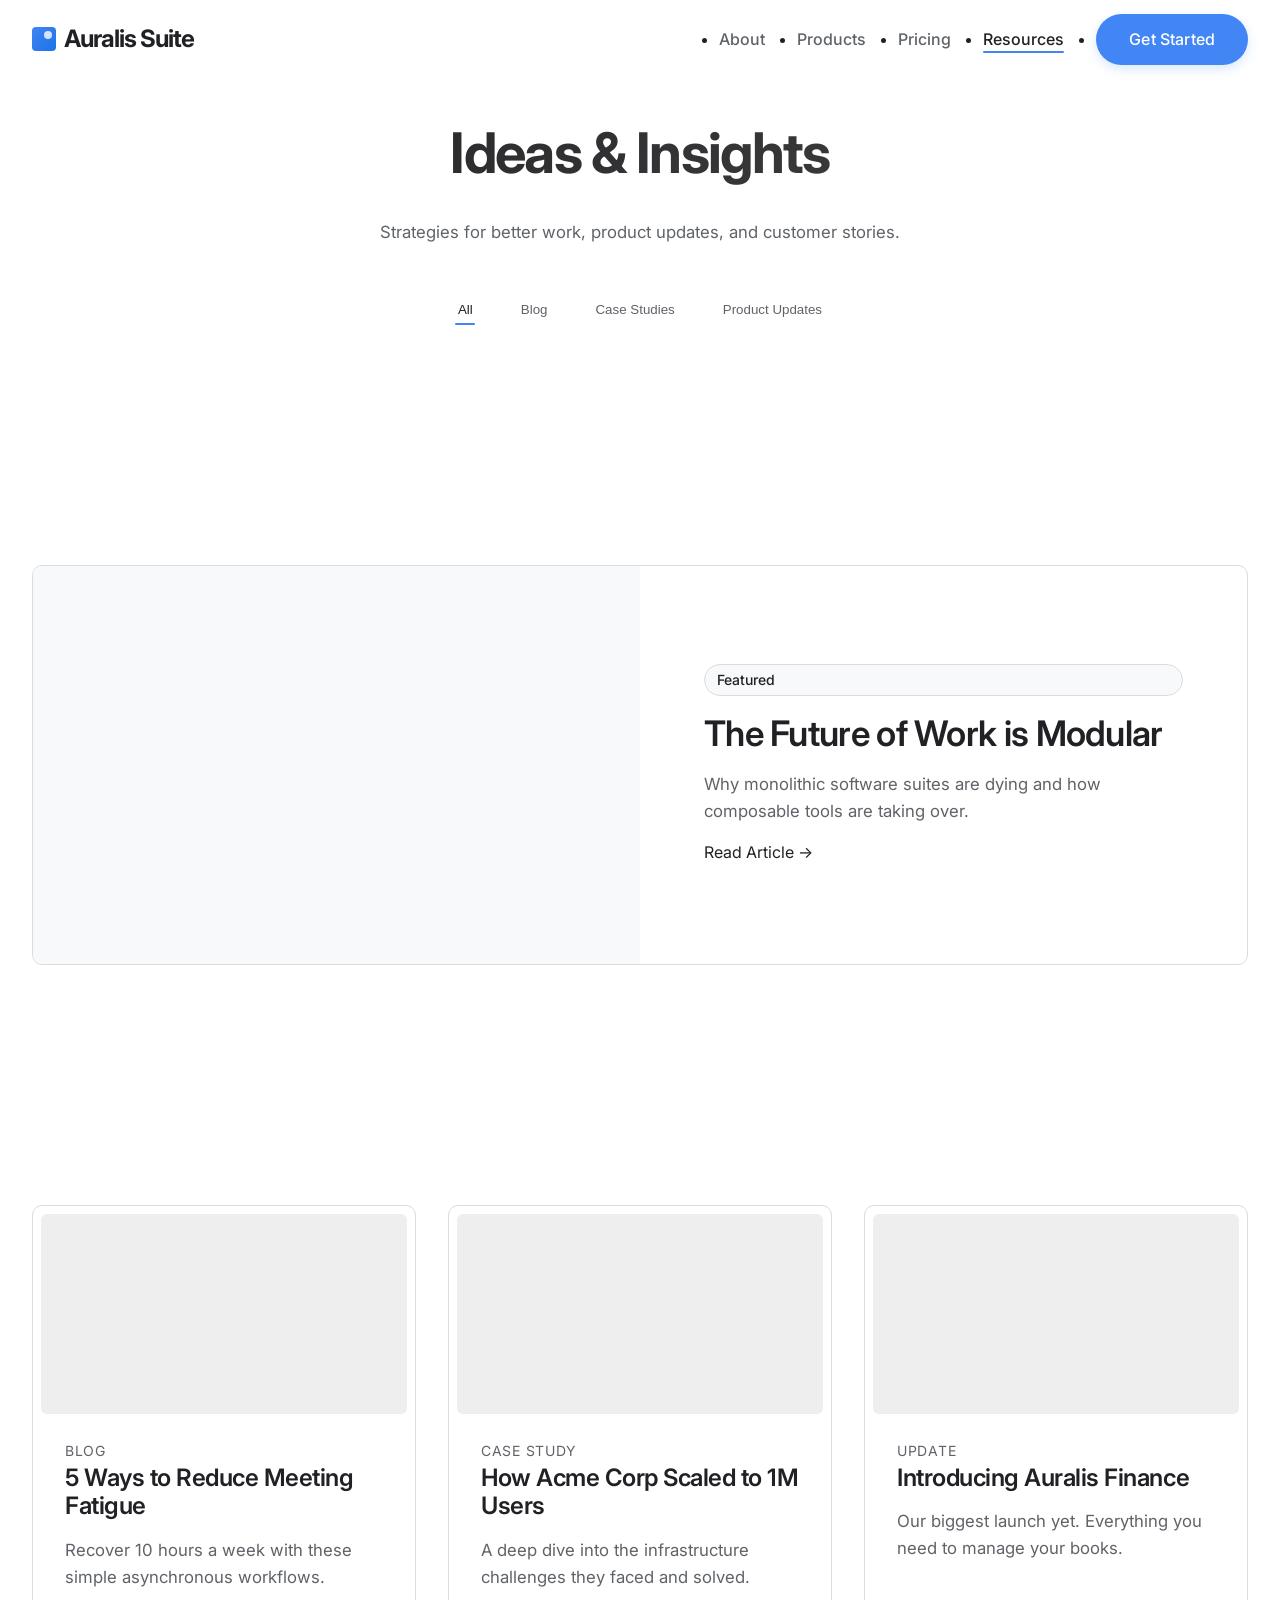
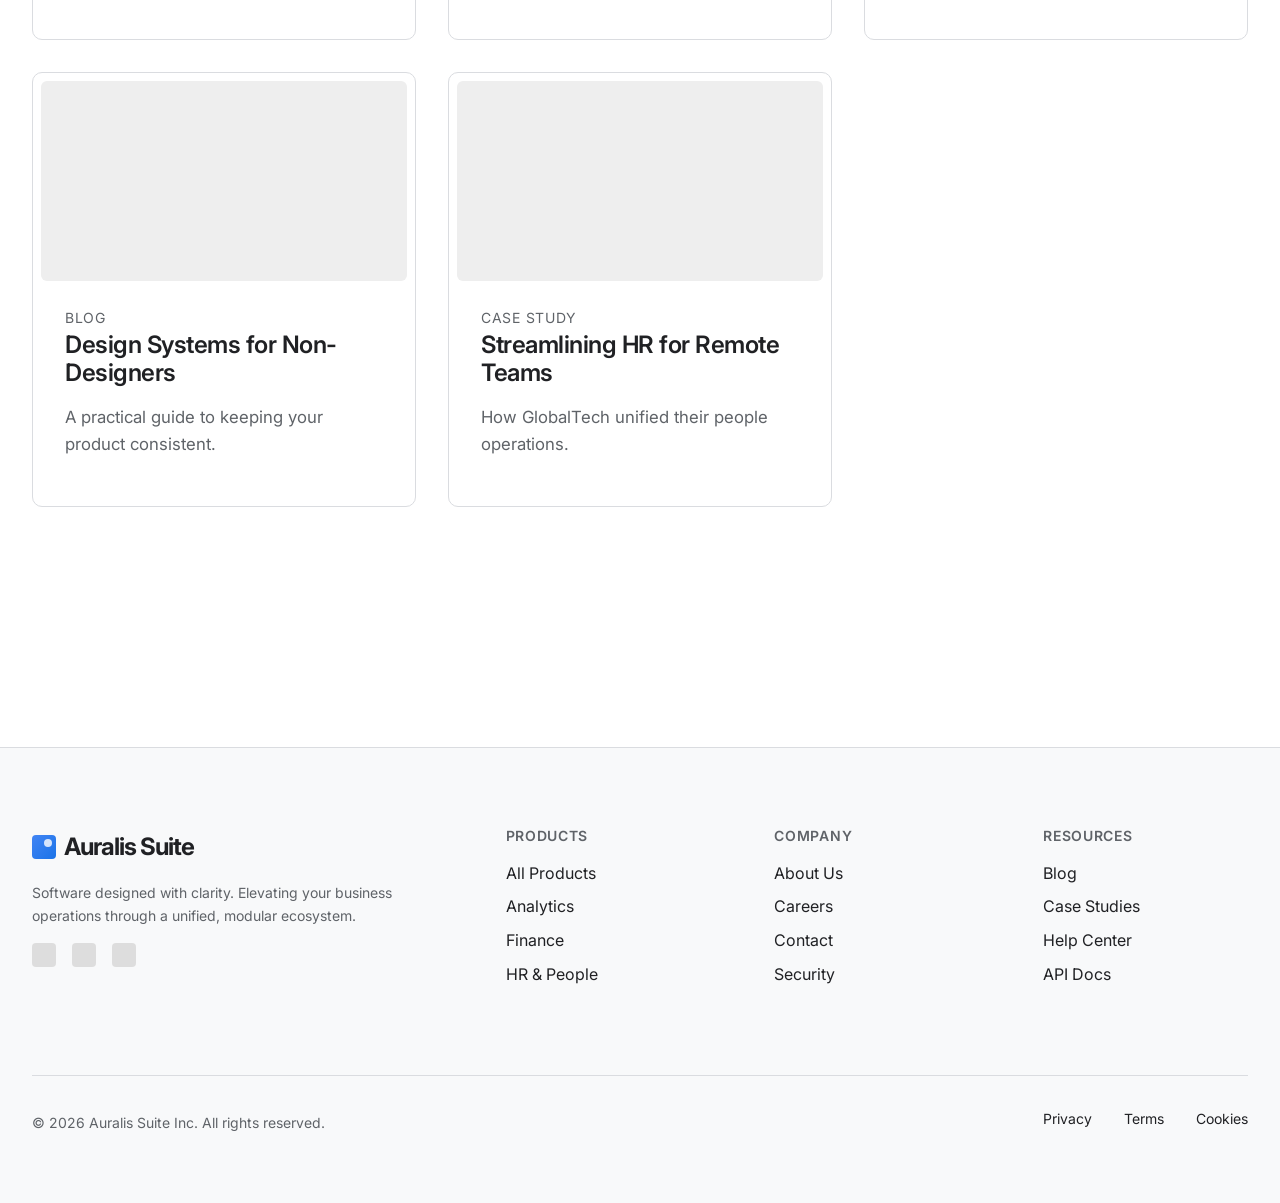
<file: resources.html>
<!DOCTYPE html>
<html lang="en">

<head>
    <meta charset="UTF-8">
    <meta name="viewport" content="width=device-width, initial-scale=1.0">
    <title>Resources - Auralis Suite</title>
    <link rel="stylesheet" href="assets/css/styles.css">
    <link rel="stylesheet" href="assets/css/typography.css">
    <link rel="stylesheet" href="assets/css/components.css">
</head>

<body>

    <div id="header-placeholder"></div>

    <main>

        <!-- Resources Header -->
        <section class="resources-header text-center">
            <div class="container fade-in">
                <h1 class="hero-headline">Ideas & Insights</h1>
                <p class="hero-subtext">
                    Strategies for better work, product updates, and customer stories.
                </p>

                <!-- Tags / Filter -->
                <div class="filter-bar flex justify-center gap-sm mt-5 flex-wrap">
                    <button class="filter-btn active" data-filter="all">All</button>
                    <button class="filter-btn" data-filter="blog">Blog</button>
                    <button class="filter-btn" data-filter="case-study">Case Studies</button>
                    <button class="filter-btn" data-filter="update">Product Updates</button>
                </div>
            </div>
        </section>

        <!-- Featured Article -->
        <section class="featured-section">
            <div class="container">
                <a href="#" class="featured-card card flex flex-col md:flex-row fade-in">
                    <div class="featured-img"></div>
                    <div class="featured-content">
                        <div class="badge mb-3">Featured</div>
                        <h2>The Future of Work is Modular</h2>
                        <p>Why monolithic software suites are dying and how composable tools are taking over.</p>
                        <span class="read-more">Read Article &rarr;</span>
                    </div>
                </a>
            </div>
        </section>

        <!-- Resource Grid -->
        <section class="resource-grid-section">
            <div class="container">
                <div class="grid grid-3" id="resource-list">

                    <!-- Item 1 -->
                    <a href="#" class="card resource-card fade-in" data-category="blog">
                        <div class="card-image"></div>
                        <span class="text-small text-highlight uppercase">Blog</span>
                        <h3>5 Ways to Reduce Meeting Fatigue</h3>
                        <p>Recover 10 hours a week with these simple asynchronous workflows.</p>
                    </a>

                    <!-- Item 2 -->
                    <a href="#" class="card resource-card fade-in" data-category="case-study">
                        <div class="card-image"></div>
                        <span class="text-small text-highlight uppercase">Case Study</span>
                        <h3>How Acme Corp Scaled to 1M Users</h3>
                        <p>A deep dive into the infrastructure challenges they faced and solved.</p>
                    </a>

                    <!-- Item 3 -->
                    <a href="#" class="card resource-card fade-in" data-category="update">
                        <div class="card-image"></div>
                        <span class="text-small text-highlight uppercase">Update</span>
                        <h3>Introducing Auralis Finance</h3>
                        <p>Our biggest launch yet. Everything you need to manage your books.</p>
                    </a>

                    <!-- Item 4 -->
                    <a href="#" class="card resource-card fade-in" data-category="blog">
                        <div class="card-image"></div>
                        <span class="text-small text-highlight uppercase">Blog</span>
                        <h3>Design Systems for Non-Designers</h3>
                        <p>A practical guide to keeping your product consistent.</p>
                    </a>

                    <!-- Item 5 -->
                    <a href="#" class="card resource-card fade-in" data-category="case-study">
                        <div class="card-image"></div>
                        <span class="text-small text-highlight uppercase">Case Study</span>
                        <h3>Streamlining HR for Remote Teams</h3>
                        <p>How GlobalTech unified their people operations.</p>
                    </a>
                </div>
            </div>
        </section>

    </main>

    <div id="footer-placeholder"></div>

    <script src="assets/js/main.js"></script>
    <script src="assets/js/animations.js"></script>
    <script src="assets/js/filter.js"></script> <!-- Reusing filter logic, might need adjustment for selector names -->

    <script>
        // Custom init for resource filtering since reusing filter.js might expect specific classes
        // Actually filter.js targets .product-card and h3/p.
        // Let's just override/add the class for simplicity logic in inline script or modify markup
        // Modified markup: class="card resource-card" -> let's map resource-card to logic.

        document.addEventListener('DOMContentLoaded', () => {
            const filterBtns = document.querySelectorAll('.filter-btn');
            const items = document.querySelectorAll('.resource-card');

            filterBtns.forEach(btn => {
                btn.addEventListener('click', () => {
                    filterBtns.forEach(b => b.classList.remove('active'));
                    btn.classList.add('active');

                    const cat = btn.dataset.filter;

                    items.forEach(item => {
                        if (cat === 'all' || item.dataset.category === cat) {
                            item.classList.remove('hidden');
                            item.style.animation = 'none';
                            item.offsetHeight;
                            item.style.animation = 'fadeIn 0.5s ease-out forwards';
                        } else {
                            item.classList.add('hidden');
                        }
                    });
                });
            });
        });
    </script>

    <style>
        .filter-btn {
            background: none;
            border: none;
            padding: 8px 16px;
            cursor: pointer;
            font-weight: 500;
            color: var(--text-secondary);
            transition: all var(--transition-fast);
            position: relative;
        }

        .filter-btn:hover,
        .filter-btn.active {
            color: var(--text-primary);
        }

        .filter-btn.active::after {
            content: '';
            position: absolute;
            bottom: 0;
            left: 50%;
            transform: translateX(-50%);
            width: 20px;
            height: 2px;
            background-color: var(--primary-accent);
            border-radius: 2px;
        }

        .featured-card {
            padding: 0;
            display: flex;
            flex-direction: column;
            overflow: hidden;
            border: 1px solid var(--border-color);
            transition: all var(--transition-smooth);
        }

        @media (min-width: 768px) {
            .featured-card {
                flex-direction: row;
                height: 400px;
            }
        }

        .featured-img {
            background-color: var(--surface);
            width: 100%;
            height: 200px;
            background-image: url('https://images.unsplash.com/photo-1519389950473-47ba0277781c?auto=format&fit=crop&w=800&q=80');
            background-size: cover;
            background-position: center;
        }

        @media (min-width: 768px) {
            .featured-img {
                width: 50%;
                height: 100%;
            }
        }

        .featured-content {
            padding: 32px;
            display: flex;
            flex-direction: column;
            justify-content: center;
        }

        @media (min-width: 768px) {
            .featured-content {
                width: 50%;
                padding: 64px;
            }
        }

        .uppercase {
            text-transform: uppercase;
            letter-spacing: 0.05em;
        }

        .mt-5 {
            margin-top: 48px;
        }

        .mb-3 {
            margin-bottom: 16px;
        }

        @keyframes fadeIn {
            from {
                opacity: 0;
                transform: translateY(10px);
            }

            to {
                opacity: 1;
                transform: translateY(0);
            }
        }

        /* Card Images */
        .card-image {
            height: 200px;
            background-color: #eee;
            margin: -24px -24px 24px -24px;
            /* Pull to edges of card padding (assuming card pad is 24px) */
            width: calc(100% + 48px);
            /* Compensate for margins */
            background-size: cover;
            background-position: center;
            background-repeat: no-repeat;
        }

        /* Assign images to cards via nth-child for simplicity without extra classes */
        .resource-card:nth-child(1) .card-image {
            background-image: url('https://images.unsplash.com/photo-1516321318423-f06f85e504b3?auto=format&fit=crop&w=500&q=80');
        }

        .resource-card:nth-child(2) .card-image {
            background-image: url('https://images.unsplash.com/photo-1551288049-bebda4e38f71?auto=format&fit=crop&w=500&q=80');
        }

        .resource-card:nth-child(3) .card-image {
            background-image: url('https://images.unsplash.com/photo-1460925895917-afdab827c52f?auto=format&fit=crop&w=500&q=80');
        }

        .resource-card:nth-child(4) .card-image {
            background-image: url('https://images.unsplash.com/photo-1509017174183-0b7e0278f1ec?auto=format&fit=crop&w=500&q=80');
        }

        .resource-card:nth-child(5) .card-image {
            background-image: url('https://images.unsplash.com/photo-1521791136064-7986c2920216?auto=format&fit=crop&w=500&q=80');
        }
    </style>
</body>

</html>
</file>
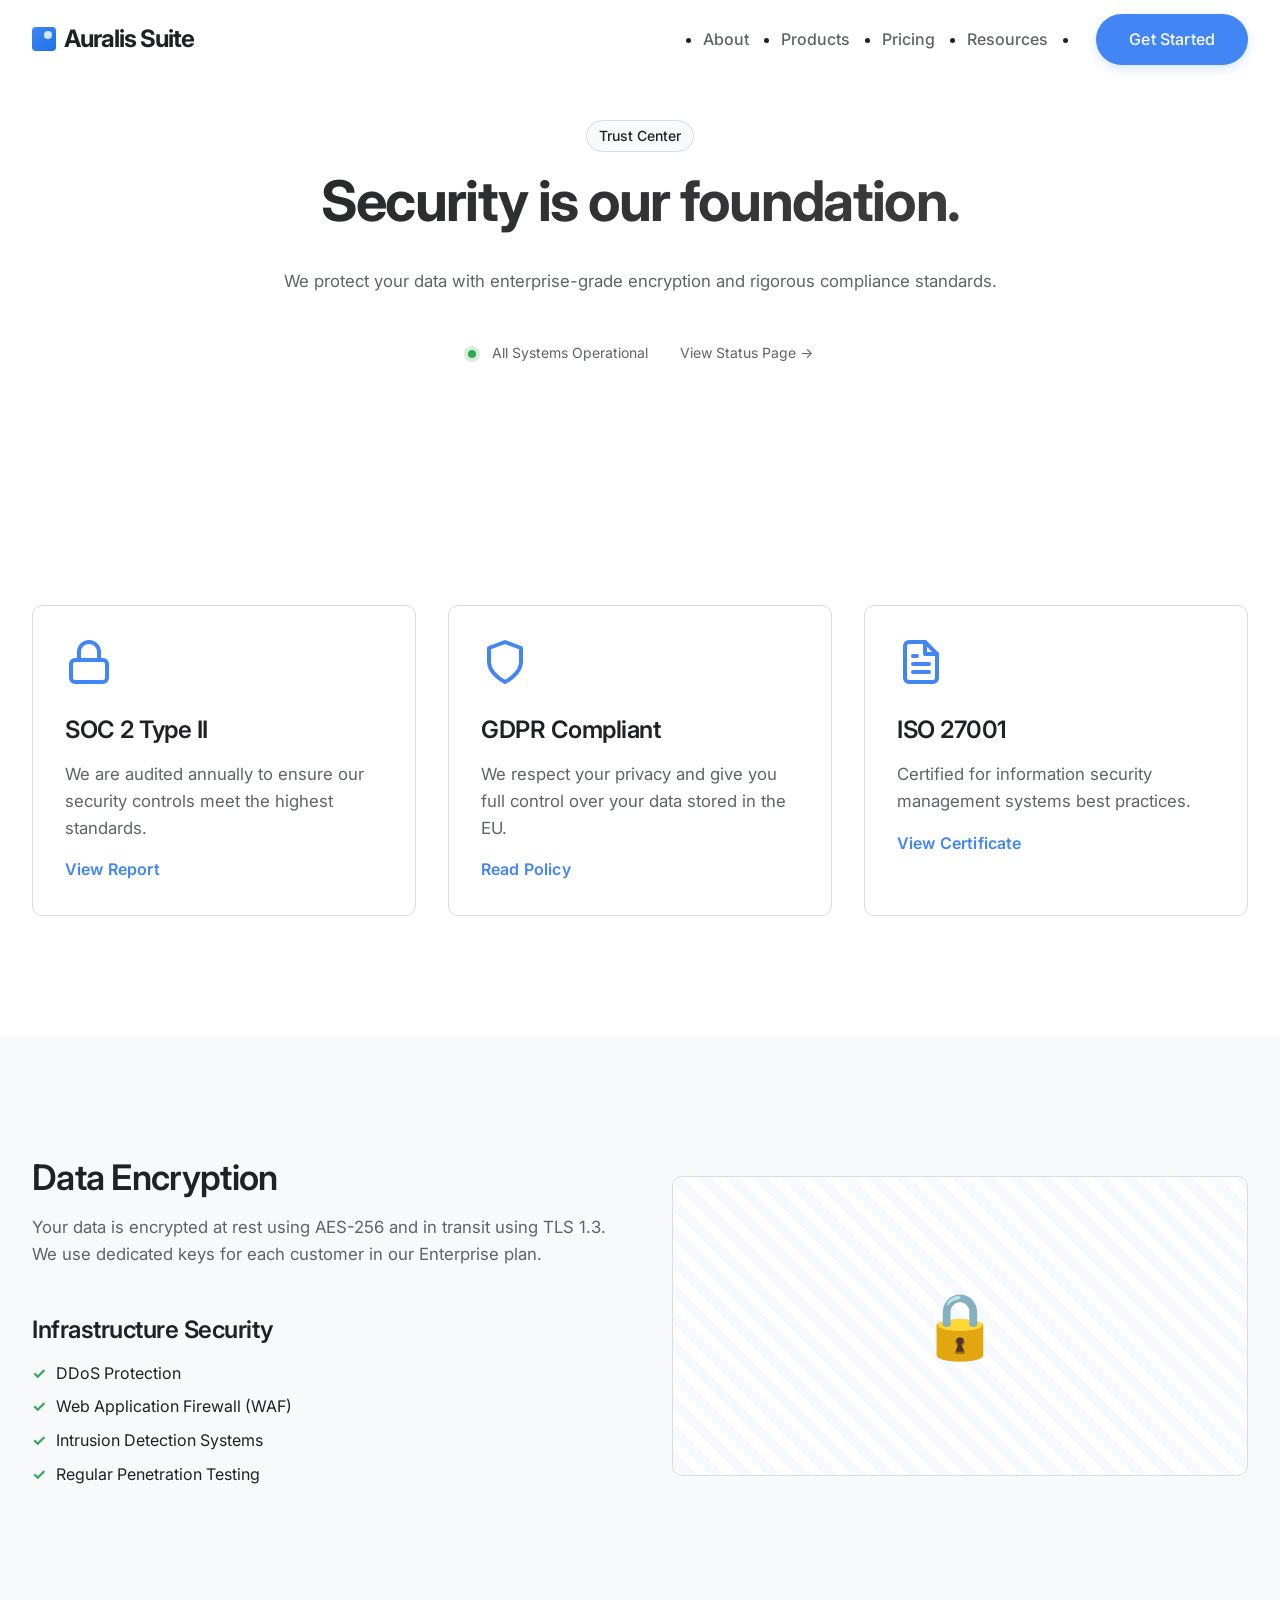
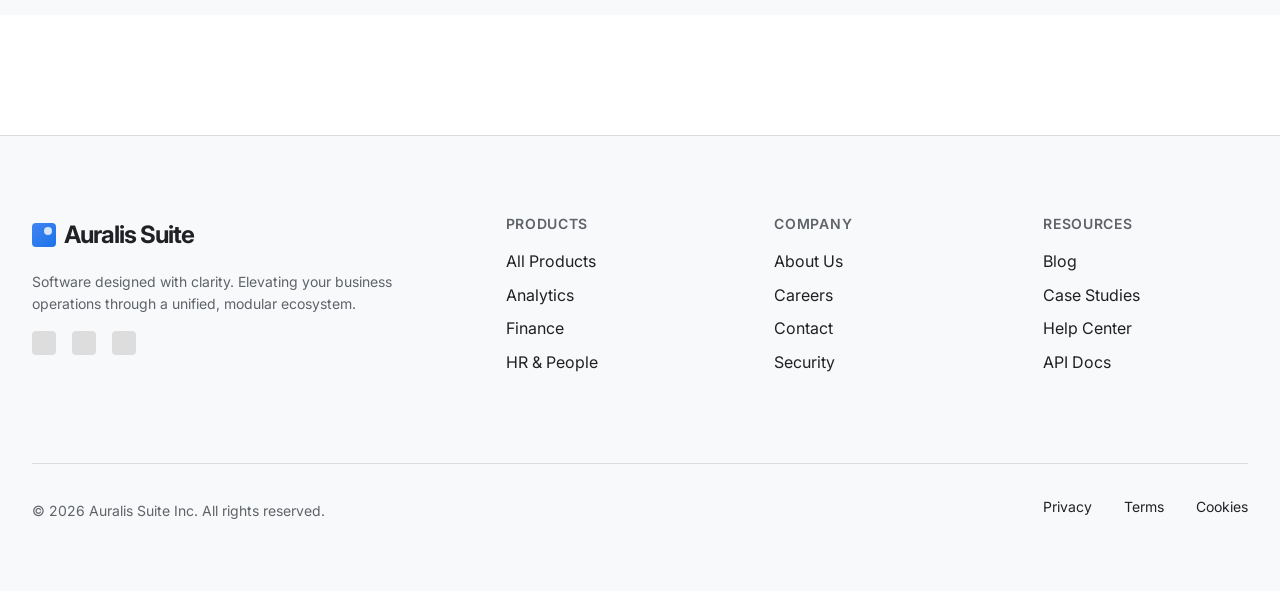
<file: security.html>
<!DOCTYPE html>
<html lang="en">

<head>
    <meta charset="UTF-8">
    <meta name="viewport" content="width=device-width, initial-scale=1.0">
    <title>Security & Trust - Auralis Suite</title>
    <link rel="stylesheet" href="assets/css/styles.css">
    <link rel="stylesheet" href="assets/css/typography.css">
    <link rel="stylesheet" href="assets/css/components.css">
</head>

<body>

    <div id="header-placeholder"></div>

    <main>
        <!-- Hero -->
        <section class="text-center">
            <div class="container fade-in">
                <div class="badge mb-4">Trust Center</div>
                <h1 class="hero-headline">Security is our foundation.</h1>
                <p class="hero-subtext">
                    We protect your data with enterprise-grade encryption and rigorous compliance standards.
                </p>

                <!-- Status Bar -->
                <div class="status-bar flex items-center justify-center gap-sm mt-5">
                    <span class="status-dot online"></span>
                    <span class="text-small">All Systems Operational</span>
                    <a href="#" class="text-small text-highlight ml-4">View Status Page &rarr;</a>
                </div>
            </div>
        </section>

        <!-- Compliance Badges -->
        <section class="compliance-section">
            <div class="container">
                <div class="grid grid-3">

                    <div class="card security-card fade-in delay-1">
                        <div class="icon-box text-highlight">
                            <svg width="48" height="48" viewBox="0 0 24 24" fill="none" stroke="currentColor"
                                stroke-width="2" stroke-linecap="round" stroke-linejoin="round">
                                <rect x="3" y="11" width="18" height="11" rx="2" ry="2"></rect>
                                <path d="M7 11V7a5 5 0 0 1 10 0v4"></path>
                            </svg>
                        </div>
                        <h3>SOC 2 Type II</h3>
                        <p>We are audited annually to ensure our security controls meet the highest standards.</p>
                        <a href="#" class="btn btn-link">View Report</a>
                    </div>

                    <div class="card security-card fade-in delay-2">
                        <div class="icon-box text-highlight">
                            <svg width="48" height="48" viewBox="0 0 24 24" fill="none" stroke="currentColor"
                                stroke-width="2" stroke-linecap="round" stroke-linejoin="round">
                                <path d="M12 22s8-4 8-10V5l-8-3-8 3v7c0 6 8 10 8 10z"></path>
                            </svg>
                        </div>
                        <h3>GDPR Compliant</h3>
                        <p>We respect your privacy and give you full control over your data stored in the EU.</p>
                        <a href="#" class="btn btn-link">Read Policy</a>
                    </div>

                    <div class="card security-card fade-in delay-3">
                        <div class="icon-box text-highlight">
                            <svg width="48" height="48" viewBox="0 0 24 24" fill="none" stroke="currentColor"
                                stroke-width="2" stroke-linecap="round" stroke-linejoin="round">
                                <path d="M14 2H6a2 2 0 0 0-2 2v16a2 2 0 0 0 2 2h12a2 2 0 0 0 2-2V8z"></path>
                                <polyline points="14 2 14 8 20 8"></polyline>
                                <line x1="16" y1="13" x2="8" y2="13"></line>
                                <line x1="16" y1="17" x2="8" y2="17"></line>
                                <polyline points="10 9 9 9 8 9"></polyline>
                            </svg>
                        </div>
                        <h3>ISO 27001</h3>
                        <p>Certified for information security management systems best practices.</p>
                        <a href="#" class="btn btn-link">View Certificate</a>
                    </div>

                </div>
            </div>
        </section>

        <!-- Technical Details -->
        <section class="tech-details bg-surface">
            <div class="container grid grid-2">
                <div class="detail-content fade-in">
                    <h2>Data Encryption</h2>
                    <p>Your data is encrypted at rest using AES-256 and in transit using TLS 1.3. We use dedicated keys
                        for each customer in our Enterprise plan.</p>

                    <h3 class="mt-5 mb-3">Infrastructure Security</h3>
                    <ul class="check-list">
                        <li>DDoS Protection</li>
                        <li>Web Application Firewall (WAF)</li>
                        <li>Intrusion Detection Systems</li>
                        <li>Regular Penetration Testing</li>
                    </ul>
                </div>
                <!-- Visual placeholder for encryption graphic -->
                <div class="visual-wrap fade-in">
                    <div class="security-visual">
                        <div class="lock-icon">🔒</div>
                        <div class="data-stream"></div>
                    </div>
                </div>
            </div>
        </section>

    </main>

    <div id="footer-placeholder"></div>

    <script src="assets/js/main.js"></script>
    <script src="assets/js/animations.js"></script>

    <style>
        .status-dot {
            width: 8px;
            height: 8px;
            background-color: var(--green-accent);
            border-radius: 50%;
            box-shadow: 0 0 0 4px rgba(52, 168, 83, 0.2);
        }

        .security-card {
            text-align: left;
        }

        .icon-box {
            font-size: 2rem;
            margin-bottom: 16px;
        }

        .check-list {
            list-style: none;
        }

        .check-list li {
            position: relative;
            padding-left: 24px;
            margin-bottom: 8px;
        }

        .check-list li::before {
            content: '✓';
            color: var(--green-accent);
            position: absolute;
            left: 0;
            font-weight: bold;
        }

        .bg-surface {
            background-color: var(--surface);
        }

        .grid-2 {
            grid-template-columns: 1fr;
            gap: 64px;
        }

        @media (min-width: 768px) {
            .grid-2 {
                grid-template-columns: 1fr 1fr;
                align-items: center;
            }
        }

        .security-visual {
            width: 100%;
            height: 300px;
            background: white;
            border-radius: var(--border-radius);
            border: 1px solid var(--border-color);
            display: flex;
            align-items: center;
            justify-content: center;
            position: relative;
            overflow: hidden;
        }

        .lock-icon {
            font-size: 4rem;
            z-index: 2;
        }

        .data-stream {
            position: absolute;
            width: 200%;
            height: 100%;
            background: repeating-linear-gradient(45deg,
                    transparent,
                    transparent 10px,
                    rgba(66, 133, 244, 0.05) 10px,
                    rgba(66, 133, 244, 0.05) 20px);
            animation: flow 20s linear infinite;
        }

        @keyframes flow {
            from {
                transform: translateX(-50%);
            }

            to {
                transform: translateX(0);
            }
        }

        .ml-4 {
            margin-left: 16px;
        }

        .mt-5 {
            margin-top: 48px;
        }
    </style>
</body>

</html>
</file>
<file: assets/css/styles.css>
:root {
  /* Color System */
  --primary-accent: #4285F4;
  --red-accent: #EA4335;
  --yellow-accent: #FBBC05;
  --green-accent: #34A853;
  --background: #FFFFFF;
  --surface: #F8F9FA;
  --surface-hover: #F1F3F4;
  --text-primary: #202124;
  --text-secondary: #5F6368;
  --border-color: #DADCE0;

  /* Spacing */
  --spacing-xs: 8px;
  --spacing-sm: 16px;
  --spacing-md: 32px;
  --spacing-lg: 64px;
  --spacing-xl: 80px;
  --spacing-xxl: 120px;

  /* Layout */
  --container-width: 1280px;
  --header-height: 80px;
  --border-radius: 10px;
  --border-radius-pill: 999px;
  
  /* Transitions */
  --transition-fast: 0.2s cubic-bezier(0.4, 0, 0.2, 1);
  --transition-smooth: 0.6s cubic-bezier(0.25, 1, 0.5, 1); /* Slower, smoother */
  --transition-bounce: 0.5s cubic-bezier(0.175, 0.885, 0.32, 1.275);
}

*, *::before, *::after {
  box-sizing: border-box;
  margin: 0;
  padding: 0;
}

html {
  font-size: 16px;
  scroll-behavior: smooth;
  height: 100%;
}

body {
  font-family: 'Inter', 'Google Sans', 'Roboto', system-ui, -apple-system, sans-serif;
  background-color: var(--background);
  color: var(--text-primary);
  line-height: 1.6;
  -webkit-font-smoothing: antialiased;
  -moz-osx-font-smoothing: grayscale;
  display: flex;
  flex-direction: column;
  min-height: 100vh;
  overflow-x: hidden;
}

main {
  flex: 1;
  width: 100%;
  margin: 0 auto;
}

/* Utilities */
.container {
  width: 100%;
  max-width: var(--container-width);
  margin: 0 auto;
  padding: 0 var(--spacing-sm);
}

@media (min-width: 768px) {
  .container {
    padding: 0 var(--spacing-md);
  }
}

.text-center { text-align: center; }
.hidden { display: none !important; }
.visually-hidden {
  position: absolute;
  width: 1px;
  height: 1px;
  padding: 0;
  margin: -1px;
  overflow: hidden;
  clip: rect(0, 0, 0, 0);
  white-space: nowrap;
  border: 0;
}

/* Radical Whitespace Sections */
section {
  padding: var(--spacing-lg) 0;
}

@media (min-width: 768px) {
  section {
    padding: var(--spacing-xl) 0;
  }
}

@media (min-width: 1024px) {
  section {
    padding: var(--spacing-xxl) 0;
  }
}

/* Flex Utilities */
.flex { display: flex; }
.flex-col { flex-direction: column; }
.items-center { align-items: center; }
.justify-center { justify-content: center; }
.justify-between { justify-content: space-between; }
.gap-sm { gap: var(--spacing-sm); }
.gap-md { gap: var(--spacing-md); }

/* Grid Utilities */
.grid { display: grid; }
</file>
<file: assets/css/typography.css>
/* Fonts */
@import url('https://fonts.googleapis.com/css2?family=Inter:wght@300;400;500;600;700&display=swap');

/* Typography System */
h1,
h2,
h3,
h4,
h5,
h6 {
    font-weight: 600;
    color: var(--text-primary);
    line-height: 1.2;
    margin-bottom: var(--spacing-sm);
    letter-spacing: -0.02em;
    /* Tightened on headers */
}

h1 {
    font-size: 2.5rem;
    /* Mobile */
}

h2 {
    font-size: 2rem;
}

h3 {
    font-size: 1.5rem;
}

p {
    color: var(--text-secondary);
    font-size: 1.05rem;
    margin-bottom: var(--spacing-sm);
}

a {
    text-decoration: none;
    color: inherit;
    transition: color var(--transition-fast);
}

/* Desktop Scaling */
@media (min-width: 1024px) {
    h1 {
        font-size: 3.5rem;
    }

    h2 {
        font-size: 2.2rem;
    }

    .display-text {
        font-size: 4.5rem;
        line-height: 1.1;
    }
}

/* Specific Text Styles */
.hero-headline {
    font-weight: 700;
    letter-spacing: -0.03em;
    background: linear-gradient(135deg, var(--text-primary) 0%, #444 100%);
    -webkit-background-clip: text;
    -webkit-text-fill-color: transparent;
    margin-bottom: var(--spacing-md);
}

.section-title {
    text-align: center;
    margin-bottom: var(--spacing-lg);
    max-width: 800px;
    margin-left: auto;
    margin-right: auto;
}

.text-highlight {
    color: var(--primary-accent);
}

.text-small {
    font-size: 0.875rem;
    color: var(--text-secondary);
}

/* Auralis Logo Text */
.logo-text {
    font-family: 'Inter', sans-serif;
    font-weight: 700;
    font-size: 1.5rem;
    letter-spacing: -0.04em;
    color: var(--text-primary);
    display: flex;
    align-items: center;
    gap: 8px;
}

.logo-symbol {
    width: 24px;
    height: 24px;
    background-color: var(--primary-accent);
    border-radius: 4px;
    /* Slight rounding on symbol */
    /* Abstract geometric rising arc via css clip-path or gradient */
    background: linear-gradient(135deg, var(--primary-accent) 0%, #1a73e8 100%);
    position: relative;
}

.logo-symbol::after {
    content: '';
    position: absolute;
    top: 4px;
    right: 4px;
    width: 8px;
    height: 8px;
    background: white;
    border-radius: 50%;
    opacity: 0.8;
}
</file>
<file: assets/css/components.css>
/* Buttons */
.btn {
    display: inline-flex;
    align-items: center;
    justify-content: center;
    padding: 12px 32px;
    font-weight: 500;
    border-radius: var(--border-radius-pill);
    transition: all var(--transition-fast);
    cursor: pointer;
    border: 1px solid transparent;
    font-size: 1rem;
    letter-spacing: 0.01em;
}

.btn-primary {
    background-color: var(--primary-accent);
    color: white;
    box-shadow: 0 4px 12px rgba(66, 133, 244, 0.2);
}

.btn-primary:hover {
    background-color: #3367D6;
    /* Darker blue */
    transform: translateY(-2px);
    box-shadow: 0 6px 16px rgba(66, 133, 244, 0.3);
}

.btn-secondary {
    background-color: transparent;
    color: var(--text-primary);
    border: 1px solid var(--border-color);
}

.btn-secondary:hover {
    background-color: var(--surface-hover);
    border-color: var(--text-secondary);
}

.btn-link {
    background: none;
    border: none;
    padding: 0;
    color: var(--primary-accent);
    font-weight: 600;
}

.btn-link:hover {
    text-decoration: underline;
}

/* Cards */
.card {
    background-color: var(--background);
    border: 1px solid var(--border-color);
    border-radius: var(--border-radius);
    padding: var(--spacing-md);
    transition: all var(--transition-smooth);
    position: relative;
    overflow: hidden;
}

.card:hover {
    transform: scale(1.02);
    border-color: var(--primary-accent);
    /* No drop shadows, as per request 'only 1px borders' mostly */
    /* Adding slight shadow only on hover for lift effect if strictly necessary, but sticking to guidelines of minimal */
}

.card-image {
    width: 100%;
    height: 200px;
    background-color: var(--surface);
    border-radius: 6px;
    margin-bottom: var(--spacing-sm);
    object-fit: cover;
}

/* Grid System Components */
.grid-3 {
    grid-template-columns: 1fr;
    gap: var(--spacing-md);
}

@media (min-width: 768px) {
    .grid-3 {
        grid-template-columns: repeat(2, 1fr);
    }
}

@media (min-width: 1024px) {
    .grid-3 {
        grid-template-columns: repeat(3, 1fr);
    }
}

/* Inputs */
.input-group {
    position: relative;
    margin-bottom: var(--spacing-md);
}

.form-input {
    width: 100%;
    padding: 16px;
    border: 1px solid var(--border-color);
    border-radius: 8px;
    background-color: var(--surface);
    font-size: 1rem;
    transition: all var(--transition-fast);
    outline: none;
}

.form-input:focus {
    border-color: var(--primary-accent);
    background-color: var(--background);
    box-shadow: 0 0 0 4px rgba(66, 133, 244, 0.1);
}

.form-label {
    position: absolute;
    left: 16px;
    top: 16px;
    color: var(--text-secondary);
    pointer-events: none;
    transition: all var(--transition-fast);
    transform-origin: left top;
}

.form-input:focus+.form-label,
.form-input:not(:placeholder-shown)+.form-label {
    transform: translateY(-28px) scale(0.85);
    color: var(--primary-accent);
    font-weight: 500;
}

/* Badges */
.badge {
    display: inline-flex;
    align-items: center;
    padding: 4px 12px;
    background-color: var(--surface);
    border: 1px solid var(--border-color);
    border-radius: 100px;
    font-size: 0.875rem;
    font-weight: 500;
    color: var(--text-primary);
}
</file>
